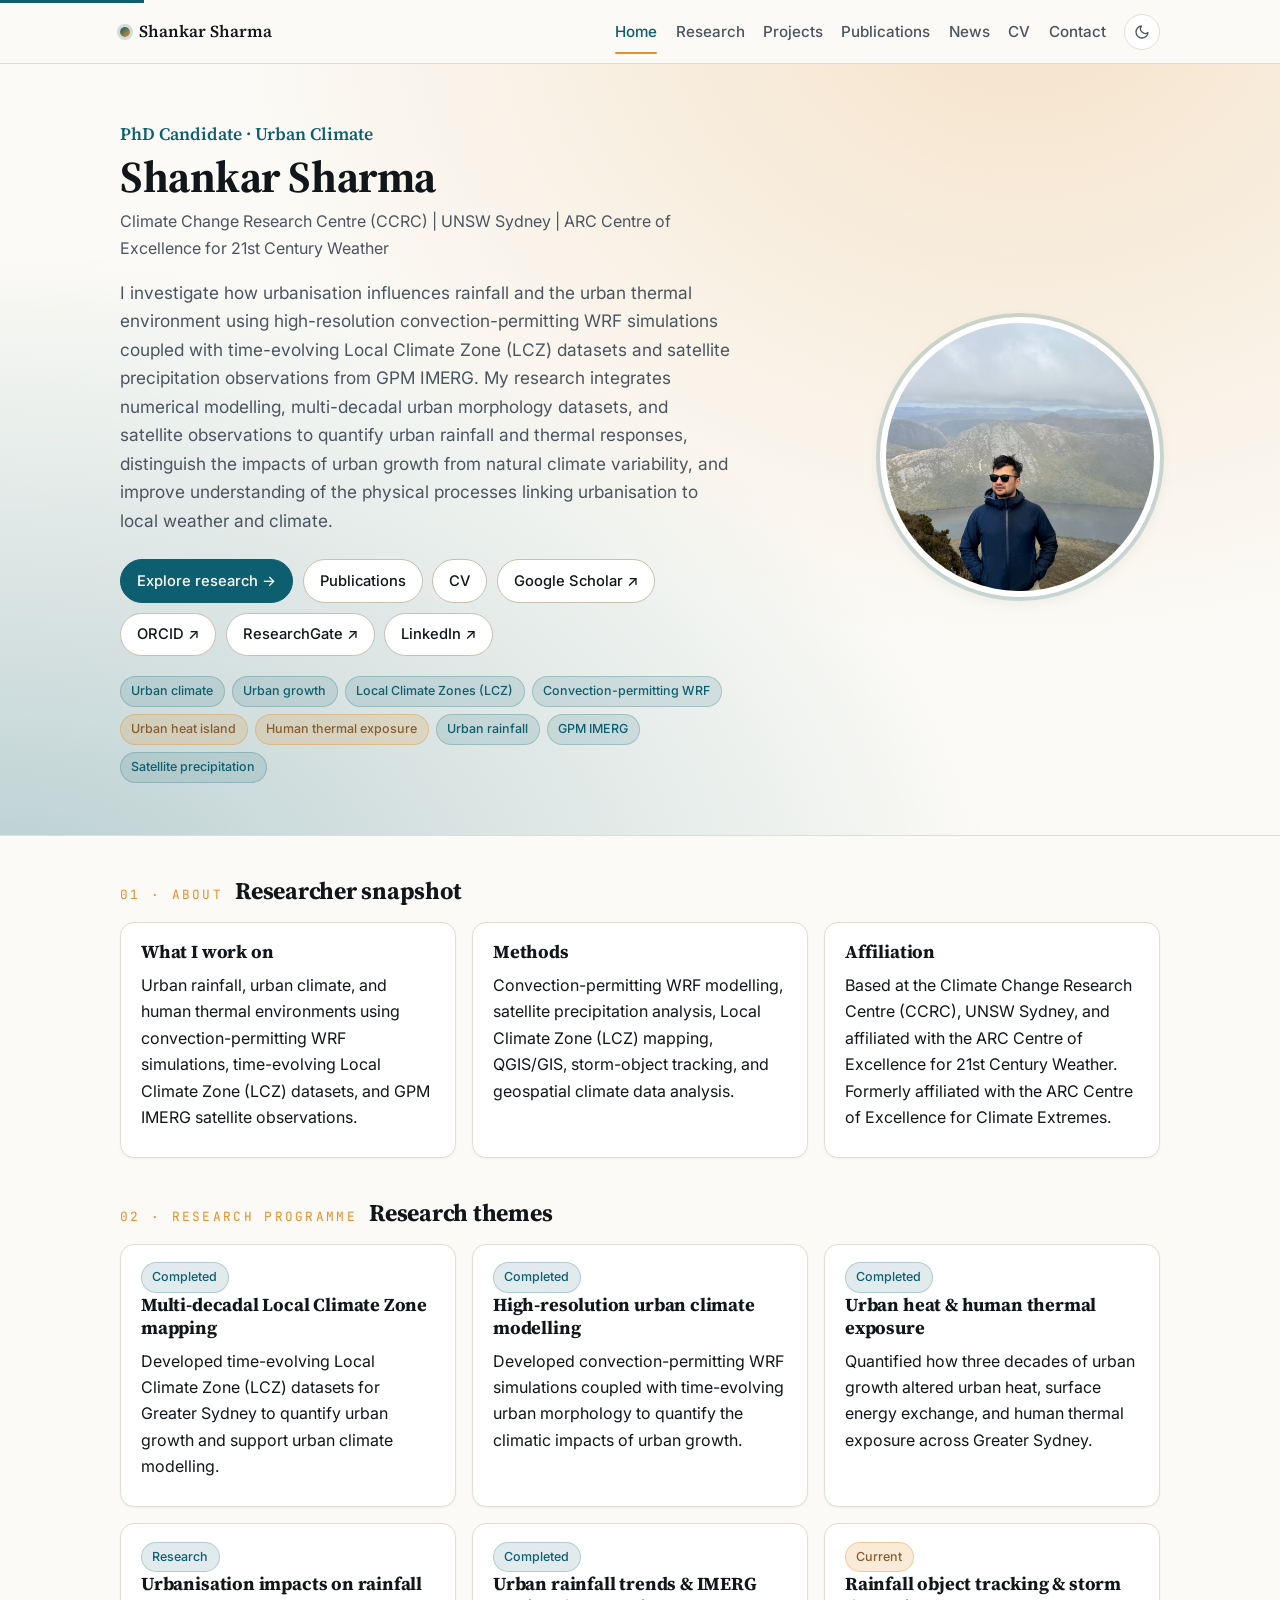
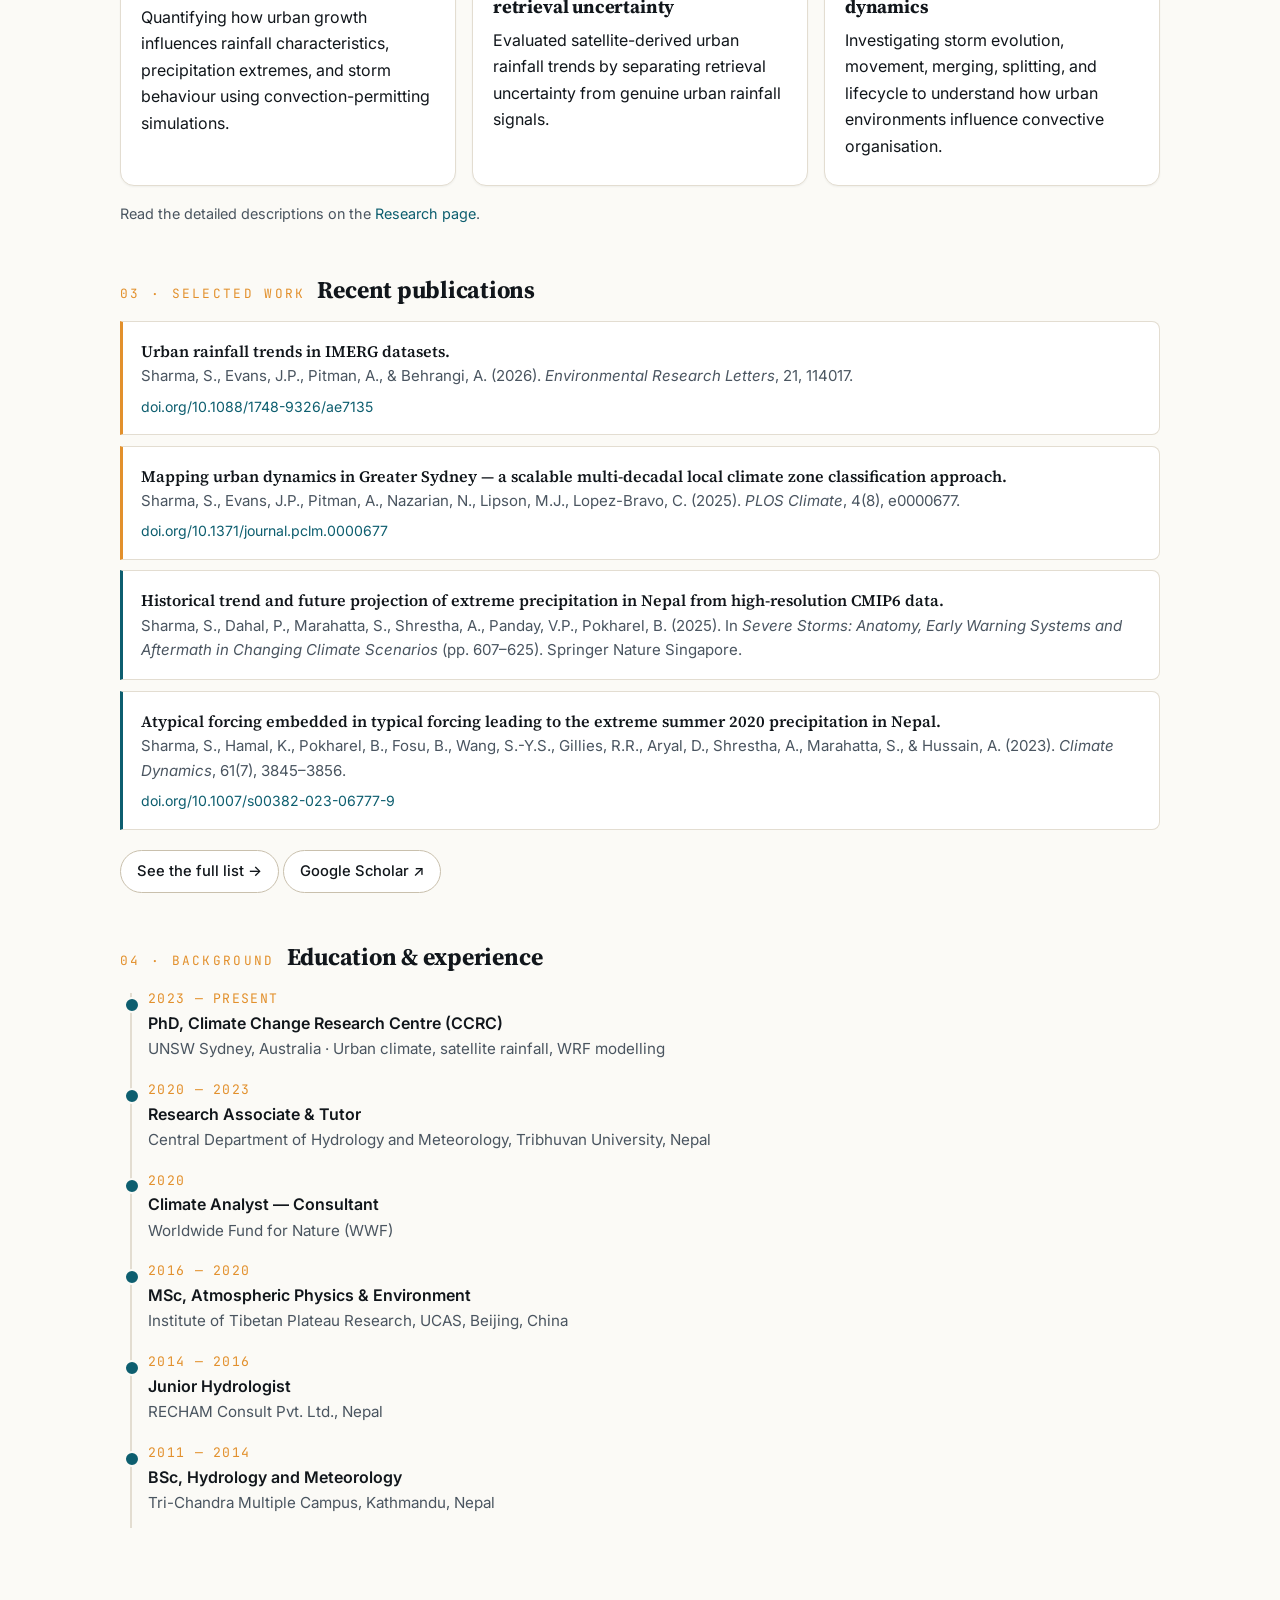
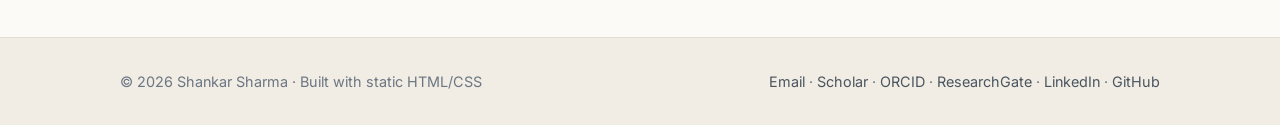
<file: index.html>
<!doctype html>
<html lang="en">
<head>
  <meta charset="utf-8">
  <meta name="viewport" content="width=device-width, initial-scale=1">
  <meta name="google-site-verification" content="ibqvgj7h6oRfpF4AkjQGMNvuiQvz-KRvmb2Agyx1RgA">
  <title>Shankar Sharma — Urban Climate &amp; Satellite Precipitation Research</title>
  <meta name="description" content="Shankar Sharma — PhD candidate at the Climate Change Research Centre (CCRC), UNSW Sydney. Research on urban climate, satellite precipitation, convection-permitting WRF modelling, and Local Climate Zone datasets.">
  <meta name="author" content="Shankar Sharma">
  <link rel="canonical" href="https://ss0293.github.io/shankar_academic_website/">

  <!-- Open Graph / social -->
  <meta property="og:type" content="profile">
  <meta property="og:title" content="Shankar Sharma — Urban Climate &amp; Satellite Precipitation Research">
  <meta property="og:description" content="PhD candidate at CCRC, UNSW Sydney. Urban climate, satellite rainfall (GPM IMERG), and convection-permitting WRF modelling.">
  <meta property="og:locale" content="en_AU">
  <meta name="twitter:card" content="summary">

  <link rel="icon" type="image/svg+xml" href="assets/favicon.svg">
  <link rel="preconnect" href="https://fonts.googleapis.com">
  <link rel="preconnect" href="https://fonts.gstatic.com" crossorigin>
  <link href="https://fonts.googleapis.com/css2?family=Inter:wght@400;500;600&family=Source+Serif+4:wght@400;600;700&family=JetBrains+Mono:wght@400;500&display=swap" rel="stylesheet">
  <link rel="stylesheet" href="assets/css/style.css">
  <script src="assets/js/main.js"></script>
</head>
<body>
<a class="skip-link" href="#main">Skip to content</a>

<header class="site-header">
  <nav class="nav" aria-label="Primary">
    <a class="brand" href="index.html"><span class="brand-dot" aria-hidden="true"></span> Shankar Sharma</a>
    <div class="nav-links">
      <a href="index.html">Home</a>
      <a href="research.html">Research</a>
      <a href="projects.html">Projects</a>
      <a href="publications.html">Publications</a>
      <a href="news.html">News</a>
      <a href="cv.html">CV</a>
      <a href="contact.html">Contact</a>
      <button class="theme-toggle" data-theme-toggle aria-label="Toggle theme"></button>
    </div>
  </nav>
</header>

<main id="main">

<!-- ===== Hero ===== -->
<section class="hero">
  <div class="container hero-grid">
    <div>
      <p class="role">PhD Candidate · Urban Climate</p>
      <h1>Shankar Sharma</h1>
      <p class="affil">Climate Change Research Centre (CCRC) | UNSW Sydney | ARC Centre of Excellence for 21st Century Weather</p>
      <p class="lede">
        I investigate how urbanisation influences rainfall and the urban thermal environment using high-resolution convection-permitting WRF simulations 
        coupled with time-evolving Local Climate Zone (LCZ) datasets and satellite precipitation observations from GPM IMERG. 
        My research integrates numerical modelling, multi-decadal urban morphology datasets, and satellite observations to quantify urban rainfall and 
        thermal responses, distinguish the impacts of urban growth from natural climate variability, and improve understanding of the physical 
        processes linking urbanisation to local weather and climate.
      </p>
      <div class="btn-row">
        <a class="btn btn-primary" href="research.html">Explore research →</a>
        <a class="btn" href="publications.html">Publications</a>
        <a class="btn" href="cv.html">CV</a>
        <a class="btn" href="https://scholar.google.com/citations?user=gjTxjbgAAAAJ&amp;hl=en" rel="noopener">Google Scholar ↗</a>
        <a class="btn" href="https://orcid.org/0000-0001-7008-5757" rel="noopener">ORCID ↗</a>
        <a class="btn" href="https://www.researchgate.net/profile/Shankar-Sharma-3" rel="noopener">ResearchGate ↗</a>
        <a class="btn" href="https://www.linkedin.com/in/shankar-sharma-9236bb105/" rel="noopener">LinkedIn ↗</a>
      </div>
      <div class="chip-row" style="margin-top:1.25rem">
          <span class="chip">Urban climate</span>
          <span class="chip">Urban growth</span>
          <span class="chip">Local Climate Zones (LCZ)</span>
          <span class="chip">Convection-permitting WRF</span>
          <span class="chip amber">Urban heat island</span>
          <span class="chip amber">Human thermal exposure</span>
          <span class="chip">Urban rainfall</span>
          <span class="chip">GPM IMERG</span>
          <span class="chip">Satellite precipitation</span>
      </div>
    </div>
    <figure class="hero-portrait-wrap">
      <img class="hero-portrait-img"
           src="assets/img/portrait.jpg"
           alt="Portrait of Shankar Sharma in Cradle Mountain–Lake St Clair National Park, Tasmania"
           onerror="this.style.display='none'; this.nextElementSibling.style.display='grid';"
           width="350" height="350" loading="eager" decoding="async">
      <div class="hero-portrait" style="display:none" aria-hidden="true">SS</div>
    </figure>
  </div>
</section>

<!-- ===== About / quick facts ===== -->
<section class="section">
  <div class="container">
    <div class="section-title">
      <span class="kicker">01 · About</span>
      <h2>Researcher snapshot</h2>
    </div>

    <div class="grid">

      <div class="card">
        <h3>What I work on</h3>
        <p>Urban rainfall, urban climate, and human thermal environments using convection-permitting WRF simulations, time-evolving Local Climate Zone (LCZ) datasets, and GPM IMERG satellite observations.</p>
      </div>

      <div class="card">
        <h3>Methods</h3>
        <p>Convection-permitting WRF modelling, satellite precipitation analysis, Local Climate Zone (LCZ) mapping, QGIS/GIS, storm-object tracking, and geospatial climate data analysis.</p>
      </div>

      <div class="card">
        <h3>Affiliation</h3>
        <p>Based at the Climate Change Research Centre (CCRC), UNSW Sydney, and affiliated with the ARC Centre of Excellence for 21st Century Weather. Formerly affiliated with the ARC Centre of Excellence for Climate Extremes.</p>
      </div>

    </div>
  </div>
</section>
  
<!-- ===== Research themes ===== -->
<!-- ===== Research programme ===== -->
<section class="section">
  <div class="container">
    <div class="section-title">
      <span class="kicker">02 · Research programme</span>
      <h2>Research themes</h2>
    </div>

    <div class="grid">

      <div class="card">
        <span class="chip">Completed</span>
        <h3>Multi-decadal Local Climate Zone mapping</h3>
        <p>Developed time-evolving Local Climate Zone (LCZ) datasets for Greater Sydney to quantify urban growth and support urban climate modelling.</p>
      </div>

      <div class="card">
        <span class="chip">Completed</span>
        <h3>High-resolution urban climate modelling</h3>
        <p>Developed convection-permitting WRF simulations coupled with time-evolving urban morphology to quantify the climatic impacts of urban growth.</p>
      </div>

      <div class="card">
        <span class="chip">Completed</span>
        <h3>Urban heat &amp; human thermal exposure</h3>
        <p>Quantified how three decades of urban growth altered urban heat, surface energy exchange, and human thermal exposure across Greater Sydney.</p>
      </div>

      <div class="card">
        <span class="chip">Research</span>
        <h3>Urbanisation impacts on rainfall</h3>
        <p>Quantifying how urban growth influences rainfall characteristics, precipitation extremes, and storm behaviour using convection-permitting simulations.</p>
      </div>

      <div class="card">
        <span class="chip">Completed</span>
        <h3>Urban rainfall trends &amp; IMERG retrieval uncertainty</h3>
        <p>Evaluated satellite-derived urban rainfall trends by separating retrieval uncertainty from genuine urban rainfall signals.</p>
      </div>

      <div class="card">
        <span class="chip amber">Current</span>
        <h3>Rainfall object tracking &amp; storm dynamics</h3>
        <p>Investigating storm evolution, movement, merging, splitting, and lifecycle to understand how urban environments influence convective organisation.</p>
      </div>
      
    </div>
    
    <p class="small" style="margin-top:1rem">
      Read the detailed descriptions on the <a href="research.html">Research page</a>.
    </p>
  </div>
</section>

<!-- ===== Selected publications ===== -->
<section class="section">
  <div class="container">
    <div class="section-title">
      <span class="kicker">03 · Selected work</span>
      <h2>Recent publications</h2>
    </div>
    
    <div class="pub featured">
      <div class="pub-title">Urban rainfall trends in IMERG datasets.</div>
      <div class="pub-venue">Sharma, S., Evans, J.P., Pitman, A., & Behrangi, A. (2026). <em>Environmental Research Letters</em>, 21, 114017.</div>
      <div class="pub-meta"><a href="https://doi.org/10.1088/1748-9326/ae7135" rel="noopener">doi.org/10.1088/1748-9326/ae7135</a></div>
    </div>
    
    <div class="pub featured">
      <div class="pub-title">Mapping urban dynamics in Greater Sydney — a scalable multi-decadal local climate zone classification approach.</div>
      <div class="pub-venue">Sharma, S., Evans, J.P., Pitman, A., Nazarian, N., Lipson, M.J., Lopez-Bravo, C. (2025). <em>PLOS Climate</em>, 4(8), e0000677.</div>
      <div class="pub-meta"><a href="https://doi.org/10.1371/journal.pclm.0000677" rel="noopener">doi.org/10.1371/journal.pclm.0000677</a></div>
    </div>

    <div class="pub">
      <div class="pub-title">Historical trend and future projection of extreme precipitation in Nepal from high-resolution CMIP6 data.</div>
      <div class="pub-venue">Sharma, S., Dahal, P., Marahatta, S., Shrestha, A., Panday, V.P., Pokharel, B. (2025). In <em>Severe Storms: Anatomy, Early Warning Systems and Aftermath in Changing Climate Scenarios</em> (pp. 607–625). Springer Nature Singapore.</div>
    </div>

    <div class="pub">
      <div class="pub-title">Atypical forcing embedded in typical forcing leading to the extreme summer 2020 precipitation in Nepal.</div>
      <div class="pub-venue">Sharma, S., Hamal, K., Pokharel, B., Fosu, B., Wang, S.-Y.S., Gillies, R.R., Aryal, D., Shrestha, A., Marahatta, S., &amp; Hussain, A. (2023). <em>Climate Dynamics</em>, 61(7), 3845–3856.</div>
      <div class="pub-meta"><a href="https://doi.org/10.1007/s00382-023-06777-9" rel="noopener">doi.org/10.1007/s00382-023-06777-9</a></div>
    </div>

    <p style="margin-top:1.25rem">
      <a class="btn" href="publications.html">See the full list →</a>
      <a class="btn" href="https://scholar.google.com/citations?user=gjTxjbgAAAAJ&amp;hl=en" rel="noopener">Google Scholar ↗</a>
    </p>
  </div>
</section>

<!-- ===== Timeline ===== -->
<section class="section">
  <div class="container">
    <div class="section-title">
      <span class="kicker">04 · Background</span>
      <h2>Education &amp; experience</h2>
    </div>
    <div class="timeline">
      <div class="timeline-item">
        <div class="when">2023 — present</div>
        <div class="what">PhD, Climate Change Research Centre (CCRC)</div>
        <div class="where">UNSW Sydney, Australia · Urban climate, satellite rainfall, WRF modelling</div>
      </div>
      <div class="timeline-item">
        <div class="when">2020 — 2023</div>
        <div class="what">Research Associate &amp; Tutor</div>
        <div class="where">Central Department of Hydrology and Meteorology, Tribhuvan University, Nepal</div>
      </div>
      <div class="timeline-item">
        <div class="when">2020</div>
        <div class="what">Climate Analyst — Consultant</div>
        <div class="where">Worldwide Fund for Nature (WWF)</div>
      </div>
      <div class="timeline-item">
        <div class="when">2016 — 2020</div>
        <div class="what">MSc, Atmospheric Physics &amp; Environment</div>
        <div class="where">Institute of Tibetan Plateau Research, UCAS, Beijing, China</div>
      </div>
      <div class="timeline-item">
        <div class="when">2014 — 2016</div>
        <div class="what">Junior Hydrologist</div>
        <div class="where">RECHAM Consult Pvt. Ltd., Nepal</div>
      </div>
      <div class="timeline-item">
        <div class="when">2011 — 2014</div>
        <div class="what">BSc, Hydrology and Meteorology</div>
        <div class="where">Tri-Chandra Multiple Campus, Kathmandu, Nepal</div>
      </div>
    </div>
  </div>
</section>

</main>

<footer class="site-footer">
  <div class="container">
    <div>© <span id="y">2026</span> Shankar Sharma · Built with static HTML/CSS</div>
    <div>
      <a href="mailto:shankar.sharma@unsw.edu.au">Email</a> ·
      <a href="https://scholar.google.com/citations?user=gjTxjbgAAAAJ&amp;hl=en" rel="noopener">Scholar</a> ·
      <a href="https://orcid.org/0000-0001-7008-5757" rel="noopener">ORCID</a> ·
      <a href="https://www.researchgate.net/profile/Shankar-Sharma-3" rel="noopener">ResearchGate</a> ·
      <a href="https://www.linkedin.com/in/shankar-sharma-9236bb105/" rel="noopener">LinkedIn</a> ·
      <a href="https://github.com/ss0293" rel="noopener">GitHub</a>
    </div>
  </div>
</footer>

<script>document.getElementById('y').textContent = new Date().getFullYear();</script>
</body>
</html>
</file>
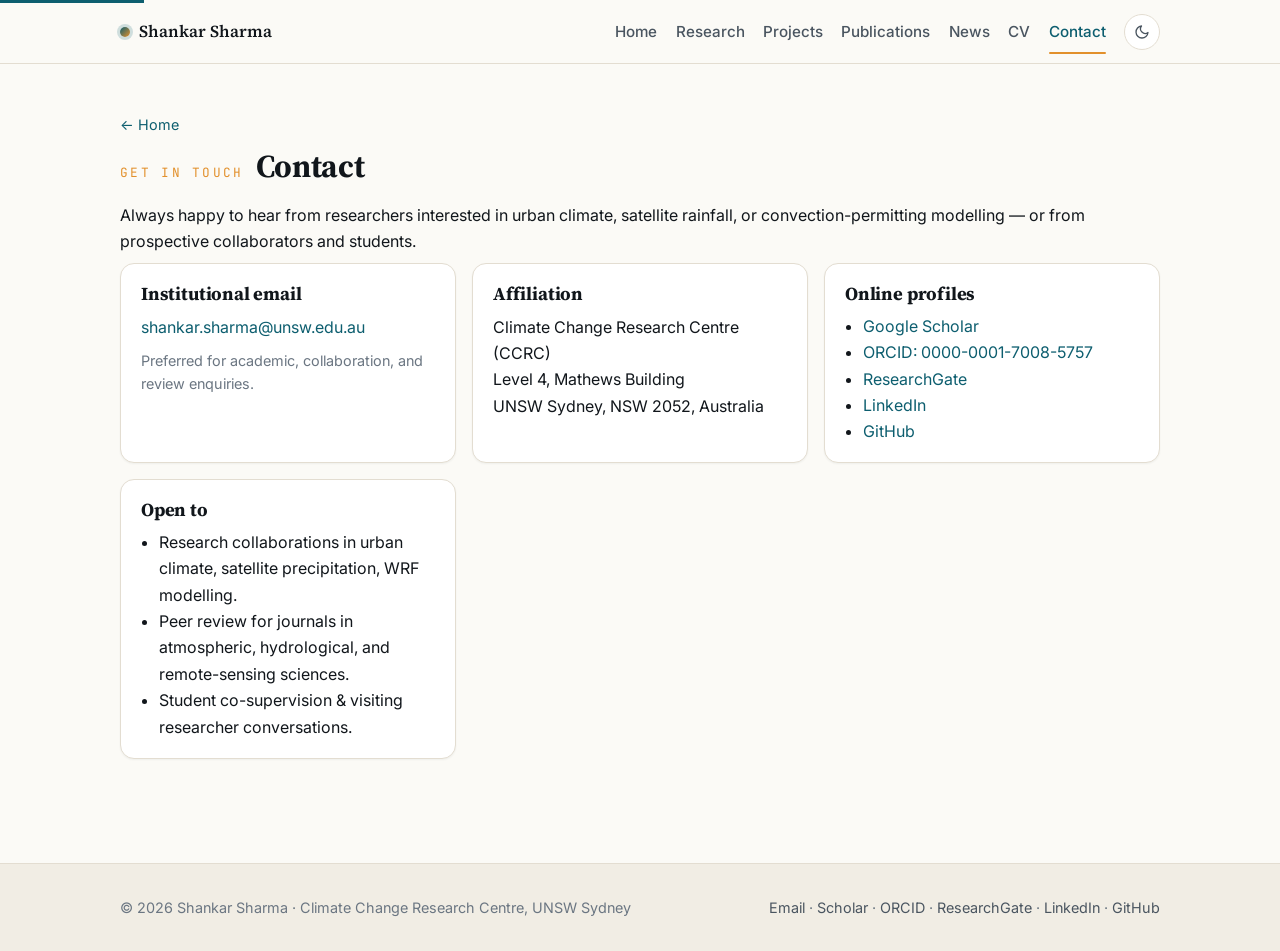
<file: contact.html>
<!doctype html>
<html lang="en">
<head>
  <meta charset="utf-8">
  <meta name="viewport" content="width=device-width, initial-scale=1">
  <meta name="google-site-verification" content="ibqvgj7h6oRfpF4AkjQGMNvuiQvz-KRvmb2Agyx1RgA">
  <title>Contact · Shankar Sharma</title>
  <meta name="description" content="Contact Shankar Sharma — PhD Candidate, Climate Change Research Centre, UNSW Sydney.">
  <link rel="icon" type="image/svg+xml" href="assets/favicon.svg">
  <link rel="preconnect" href="https://fonts.googleapis.com">
  <link rel="preconnect" href="https://fonts.gstatic.com" crossorigin>
  <link href="https://fonts.googleapis.com/css2?family=Inter:wght@400;500;600&family=Source+Serif+4:wght@400;600;700&family=JetBrains+Mono:wght@400;500&display=swap" rel="stylesheet">
  <link rel="stylesheet" href="assets/css/style.css">
  <script src="assets/js/main.js"></script>
</head>
<body>
<a class="skip-link" href="#main">Skip to content</a>
<header class="site-header">
  <nav class="nav" aria-label="Primary">
    <a class="brand" href="index.html"><span class="brand-dot" aria-hidden="true"></span> Shankar Sharma</a>
    <div class="nav-links">
      <a href="index.html">Home</a>
      <a href="research.html">Research</a>
      <a href="projects.html">Projects</a>
      <a href="publications.html">Publications</a>
      <a href="news.html">News</a>
      <a href="cv.html">CV</a>
      <a href="contact.html">Contact</a>
      <button class="theme-toggle" data-theme-toggle aria-label="Toggle theme"></button>
    </div>
  </nav>
</header>

<main id="main">
<section class="section">
  <div class="container">
    <p class="small"><a href="index.html">← Home</a></p>
    <div class="section-title">
      <span class="kicker">Get in touch</span>
      <h2 style="font-size:2rem">Contact</h2>
    </div>
    <p class="lede">Always happy to hear from researchers interested in urban climate, satellite rainfall, or convection-permitting modelling — or from prospective collaborators and students.</p>

    <div class="grid">
      <div class="card">
        <h3>Institutional email</h3>
        <p><a href="mailto:shankar.sharma@unsw.edu.au">shankar.sharma@unsw.edu.au</a></p>
        <p class="small muted">Preferred for academic, collaboration, and review enquiries.</p>
      </div>

      <div class="card">
        <h3>Affiliation</h3>
        <p>Climate Change Research Centre (CCRC)<br>
           Level 4, Mathews Building<br>
           UNSW Sydney, NSW 2052, Australia</p>
      </div>

      <div class="card">
        <h3>Online profiles</h3>
        <ul style="margin:0;padding-left:1.1rem">
          <li><a href="https://scholar.google.com/citations?user=gjTxjbgAAAAJ&amp;hl=en" rel="noopener">Google Scholar</a></li>
          <li><a href="https://orcid.org/0000-0001-7008-5757" rel="noopener">ORCID: 0000-0001-7008-5757</a></li>
          <li><a href="https://www.researchgate.net/profile/Shankar-Sharma-3" rel="noopener">ResearchGate</a></li>
          <li><a href="https://www.linkedin.com/in/shankar-sharma-9236bb105/" rel="noopener">LinkedIn</a></li>
          <li><a href="https://github.com/ss0293" rel="noopener">GitHub</a></li>
        </ul>
      </div>

      <div class="card">
        <h3>Open to</h3>
        <ul style="margin:0;padding-left:1.1rem">
          <li>Research collaborations in urban climate, satellite precipitation, WRF modelling.</li>
          <li>Peer review for journals in atmospheric, hydrological, and remote-sensing sciences.</li>
          <li>Student co-supervision &amp; visiting researcher conversations.</li>
        </ul>
      </div>
    </div>
  </div>
</section>
</main>

<footer class="site-footer">
  <div class="container">
    <div>© <span id="y">2026</span> Shankar Sharma · Climate Change Research Centre, UNSW Sydney</div>
    <div>
      <a href="mailto:shankar.sharma@unsw.edu.au">Email</a> ·
      <a href="https://scholar.google.com/citations?user=gjTxjbgAAAAJ&amp;hl=en" rel="noopener">Scholar</a> ·
      <a href="https://orcid.org/0000-0001-7008-5757" rel="noopener">ORCID</a> ·
      <a href="https://www.researchgate.net/profile/Shankar-Sharma-3" rel="noopener">ResearchGate</a> ·
      <a href="https://www.linkedin.com/in/shankar-sharma-9236bb105/" rel="noopener">LinkedIn</a> ·
      <a href="https://github.com/ss0293" rel="noopener">GitHub</a>
    </div>
  </div>
</footer>
<script>document.getElementById('y').textContent = new Date().getFullYear();</script>
</body>
</html>
</file>
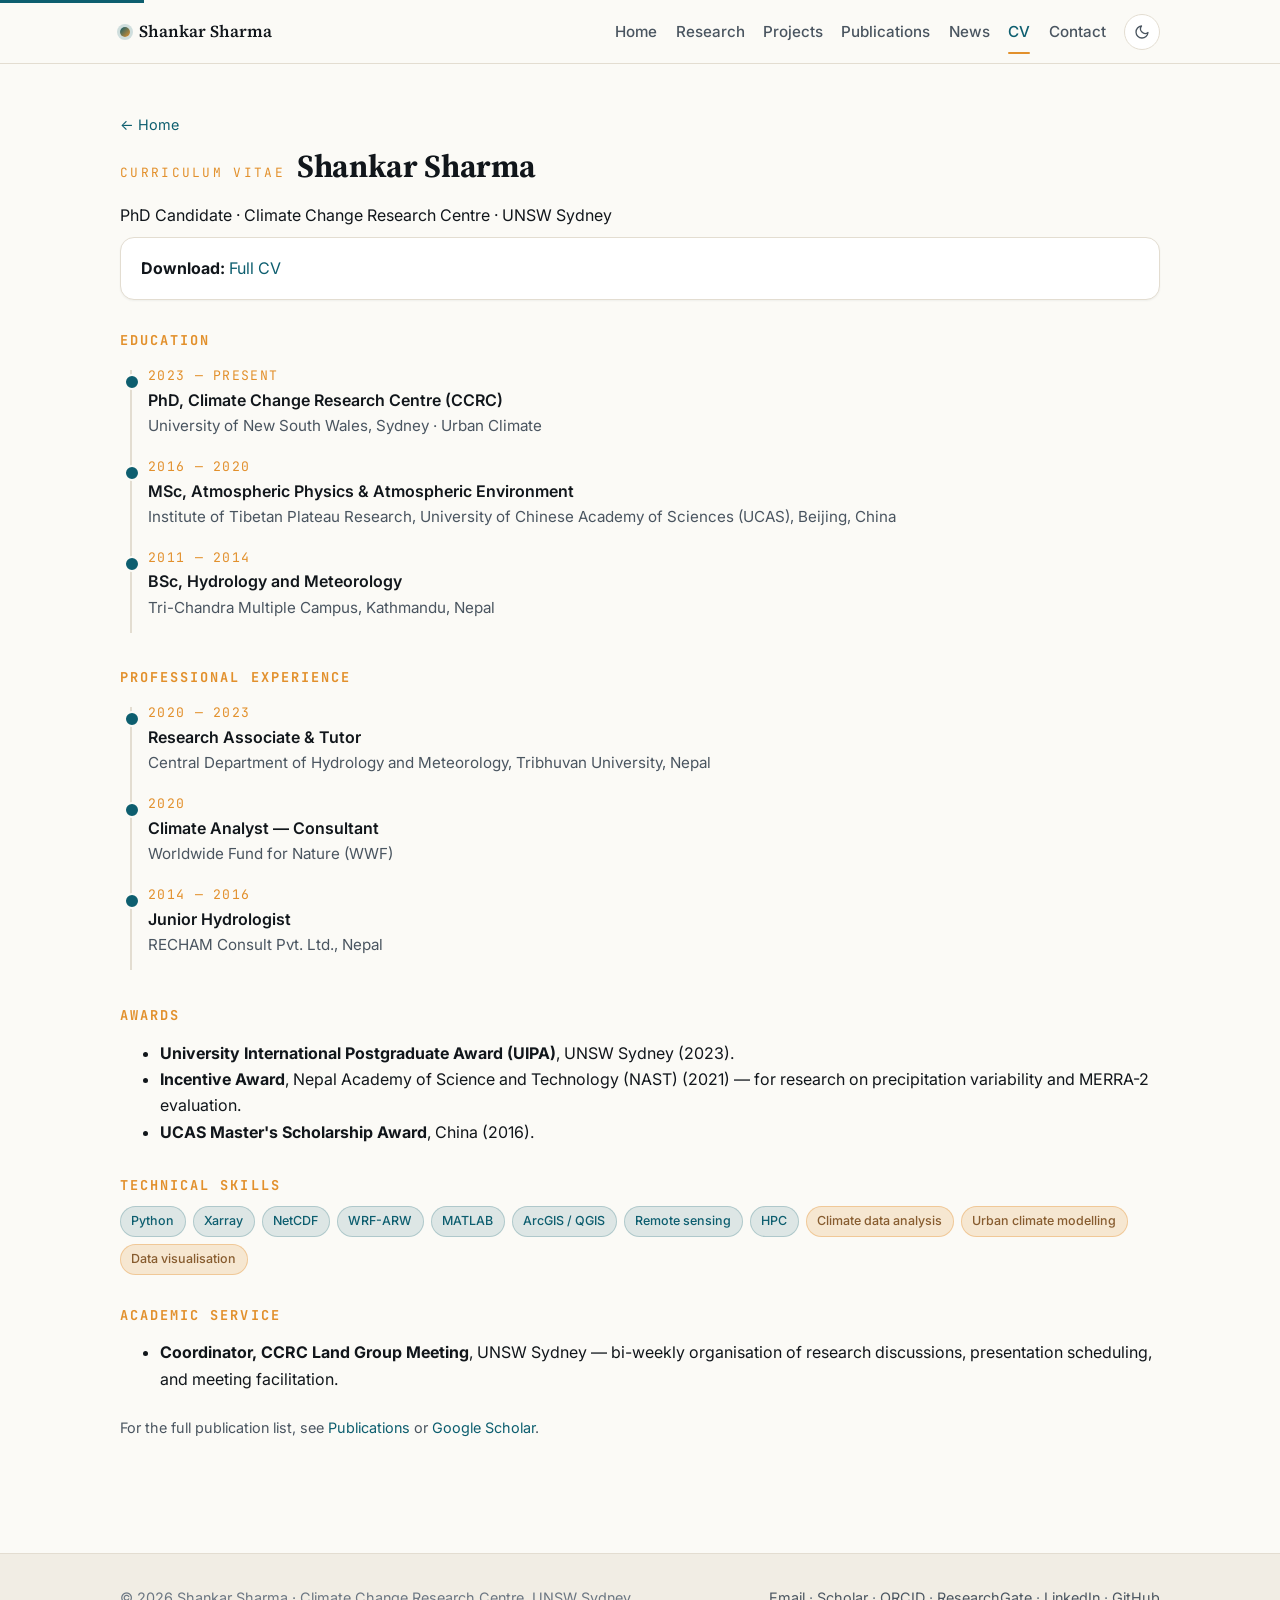
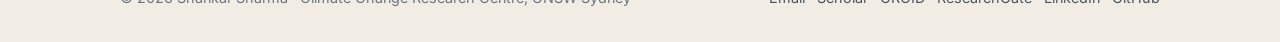
<file: cv.html>
<!doctype html>
<html lang="en">
<head>
  <meta charset="utf-8">
  <meta name="viewport" content="width=device-width, initial-scale=1">
  <meta name="google-site-verification" content="ibqvgj7h6oRfpF4AkjQGMNvuiQvz-KRvmb2Agyx1RgA">
  <title>CV · Shankar Sharma</title>
  <meta name="description" content="Curriculum Vitae of Shankar Sharma — PhD Candidate, Climate Change Research Centre, UNSW Sydney.">
  <link rel="icon" type="image/svg+xml" href="assets/favicon.svg">
  <link rel="preconnect" href="https://fonts.googleapis.com">
  <link rel="preconnect" href="https://fonts.gstatic.com" crossorigin>
  <link href="https://fonts.googleapis.com/css2?family=Inter:wght@400;500;600&family=Source+Serif+4:wght@400;600;700&family=JetBrains+Mono:wght@400;500&display=swap" rel="stylesheet">
  <link rel="stylesheet" href="assets/css/style.css">
  <script src="assets/js/main.js"></script>
</head>
<body>
<a class="skip-link" href="#main">Skip to content</a>
<header class="site-header">
  <nav class="nav" aria-label="Primary">
    <a class="brand" href="index.html"><span class="brand-dot" aria-hidden="true"></span> Shankar Sharma</a>
    <div class="nav-links">
      <a href="index.html">Home</a>
      <a href="research.html">Research</a>
      <a href="projects.html">Projects</a>
      <a href="publications.html">Publications</a>
      <a href="news.html">News</a>
      <a href="cv.html">CV</a>
      <a href="contact.html">Contact</a>
      <button class="theme-toggle" data-theme-toggle aria-label="Toggle theme"></button>
    </div>
  </nav>
</header>

<main id="main">
<section class="section">
  <div class="container">
    <p class="small"><a href="index.html">← Home</a></p>
    <div class="section-title">
      <span class="kicker">Curriculum Vitae</span>
      <h2 style="font-size:2rem">Shankar Sharma</h2>
    </div>
    <p class="lede">PhD Candidate · Climate Change Research Centre · UNSW Sydney</p>

    <div class="card">
      <p style="margin:0"><strong>Download:</strong>
        <a href="Shankar_Sharma_CV.pdf">Full CV</a>
      </p>
    </div>

    <h3 class="year-heading">Education</h3>
    <div class="timeline">
      <div class="timeline-item">
        <div class="when">2023 — present</div>
        <div class="what">PhD, Climate Change Research Centre (CCRC)</div>
        <div class="where">University of New South Wales, Sydney · Urban Climate</div>
      </div>
      <div class="timeline-item">
        <div class="when">2016 — 2020</div>
        <div class="what">MSc, Atmospheric Physics &amp; Atmospheric Environment</div>
        <div class="where">Institute of Tibetan Plateau Research, University of Chinese Academy of Sciences (UCAS), Beijing, China</div>
      </div>
      <div class="timeline-item">
        <div class="when">2011 — 2014</div>
        <div class="what">BSc, Hydrology and Meteorology</div>
        <div class="where">Tri-Chandra Multiple Campus, Kathmandu, Nepal</div>
      </div>
    </div>

    <h3 class="year-heading">Professional experience</h3>
    <div class="timeline">
      <div class="timeline-item">
        <div class="when">2020 — 2023</div>
        <div class="what">Research Associate &amp; Tutor</div>
        <div class="where">Central Department of Hydrology and Meteorology, Tribhuvan University, Nepal</div>
      </div>
      <div class="timeline-item">
        <div class="when">2020</div>
        <div class="what">Climate Analyst — Consultant</div>
        <div class="where">Worldwide Fund for Nature (WWF)</div>
      </div>
      <div class="timeline-item">
        <div class="when">2014 — 2016</div>
        <div class="what">Junior Hydrologist</div>
        <div class="where">RECHAM Consult Pvt. Ltd., Nepal</div>
      </div>
    </div>

    <h3 class="year-heading">Awards</h3>
    <ul>
      <li><strong>University International Postgraduate Award (UIPA)</strong>, UNSW Sydney (2023).</li>
      <li><strong>Incentive Award</strong>, Nepal Academy of Science and Technology (NAST) (2021) — for research on precipitation variability and MERRA-2 evaluation.</li>
      <li><strong>UCAS Master's Scholarship Award</strong>, China (2016).</li>
    </ul>

    <h3 class="year-heading">Technical skills</h3>
    <div class="chip-row">
      <span class="chip">Python</span>
      <span class="chip">Xarray</span>
      <span class="chip">NetCDF</span>
      <span class="chip">WRF-ARW</span>
      <span class="chip">MATLAB</span>
      <span class="chip">ArcGIS / QGIS</span>
      <span class="chip">Remote sensing</span>
      <span class="chip">HPC</span>
      <span class="chip amber">Climate data analysis</span>
      <span class="chip amber">Urban climate modelling</span>
      <span class="chip amber">Data visualisation</span>
    </div>

    <h3 class="year-heading">Academic service</h3>
    <ul>
      <li><strong>Coordinator, CCRC Land Group Meeting</strong>, UNSW Sydney — bi-weekly organisation of research discussions, presentation scheduling, and meeting facilitation.</li>
    </ul>

    <p class="small" style="margin-top:1.5rem">For the full publication list, see <a href="publications.html">Publications</a> or <a href="https://scholar.google.com/citations?user=gjTxjbgAAAAJ&amp;hl=en" rel="noopener">Google Scholar</a>.</p>
  </div>
</section>
</main>

<footer class="site-footer">
  <div class="container">
    <div>© <span id="y">2026</span> Shankar Sharma · Climate Change Research Centre, UNSW Sydney</div>
    <div>
      <a href="mailto:shankar.sharma@unsw.edu.au">Email</a> ·
      <a href="https://scholar.google.com/citations?user=gjTxjbgAAAAJ&amp;hl=en" rel="noopener">Scholar</a> ·
      <a href="https://orcid.org/0000-0001-7008-5757" rel="noopener">ORCID</a> ·
      <a href="https://www.researchgate.net/profile/Shankar-Sharma-3" rel="noopener">ResearchGate</a> ·
      <a href="https://www.linkedin.com/in/shankar-sharma-9236bb105/" rel="noopener">LinkedIn</a> ·
      <a href="https://github.com/ss0293" rel="noopener">GitHub</a>
    </div>
  </div>
</footer>
<script>document.getElementById('y').textContent = new Date().getFullYear();</script>
</body>
</html>
</file>
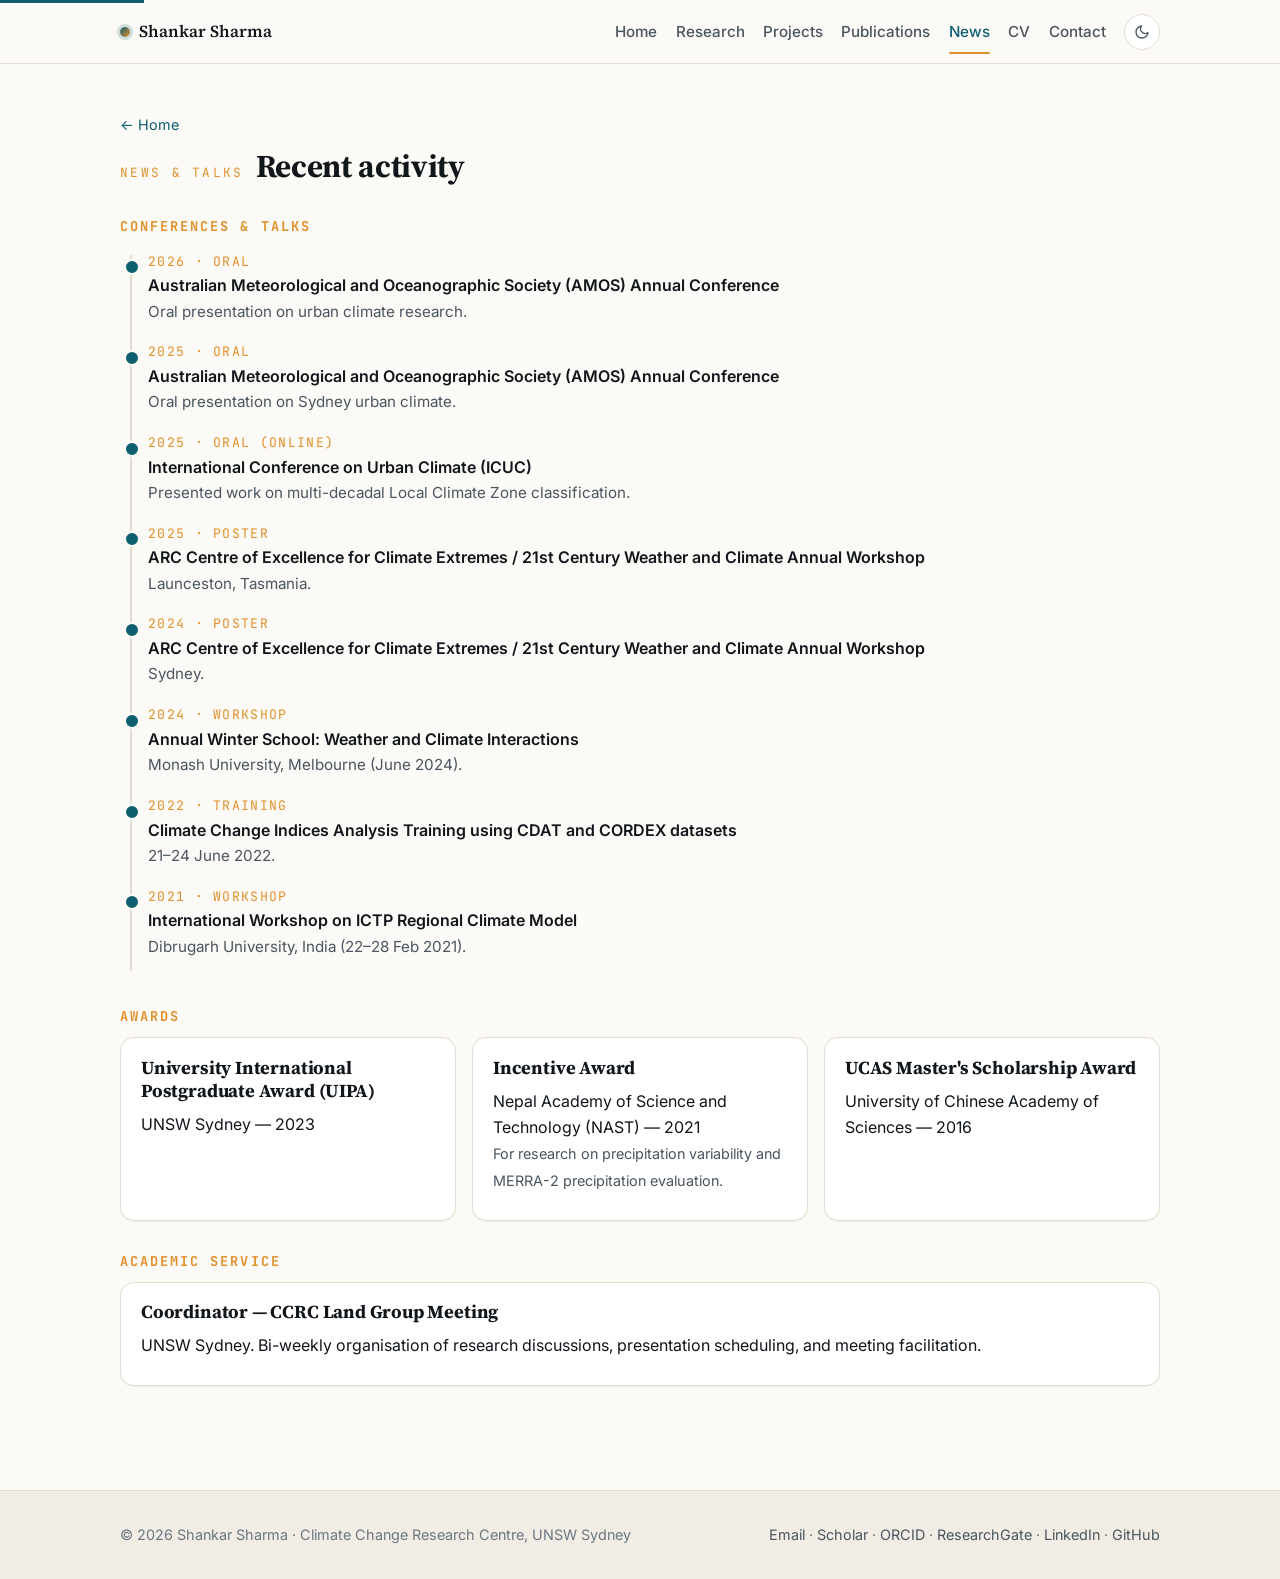
<file: news.html>
<!doctype html>
<html lang="en">
<head>
  <meta charset="utf-8">
  <meta name="viewport" content="width=device-width, initial-scale=1">
  <meta name="google-site-verification" content="ibqvgj7h6oRfpF4AkjQGMNvuiQvz-KRvmb2Agyx1RgA">
  <title>News &amp; Talks · Shankar Sharma</title>
  <meta name="description" content="Recent talks, conference presentations, and awards of Shankar Sharma, CCRC, UNSW Sydney.">
  <link rel="icon" type="image/svg+xml" href="assets/favicon.svg">
  <link rel="preconnect" href="https://fonts.googleapis.com">
  <link rel="preconnect" href="https://fonts.gstatic.com" crossorigin>
  <link href="https://fonts.googleapis.com/css2?family=Inter:wght@400;500;600&family=Source+Serif+4:wght@400;600;700&family=JetBrains+Mono:wght@400;500&display=swap" rel="stylesheet">
  <link rel="stylesheet" href="assets/css/style.css">
  <script src="assets/js/main.js"></script>
</head>
<body>
<a class="skip-link" href="#main">Skip to content</a>
<header class="site-header">
  <nav class="nav" aria-label="Primary">
    <a class="brand" href="index.html"><span class="brand-dot" aria-hidden="true"></span> Shankar Sharma</a>
    <div class="nav-links">
      <a href="index.html">Home</a>
      <a href="research.html">Research</a>
      <a href="projects.html">Projects</a>
      <a href="publications.html">Publications</a>
      <a href="news.html">News</a>
      <a href="cv.html">CV</a>
      <a href="contact.html">Contact</a>
      <button class="theme-toggle" data-theme-toggle aria-label="Toggle theme"></button>
    </div>
  </nav>
</header>

<main id="main">
<section class="section">
  <div class="container">
    <p class="small"><a href="index.html">← Home</a></p>
    <div class="section-title">
      <span class="kicker">News &amp; talks</span>
      <h2 style="font-size:2rem">Recent activity</h2>
    </div>

    <h3 class="year-heading">Conferences &amp; talks</h3>
    <div class="timeline">
      <div class="timeline-item">
        <div class="when">2026 · Oral</div>
        <div class="what">Australian Meteorological and Oceanographic Society (AMOS) Annual Conference</div>
        <div class="where">Oral presentation on urban climate research.</div>
      </div>
      <div class="timeline-item">
        <div class="when">2025 · Oral</div>
        <div class="what">Australian Meteorological and Oceanographic Society (AMOS) Annual Conference</div>
        <div class="where">Oral presentation on Sydney urban climate.</div>
      </div>
      <div class="timeline-item">
        <div class="when">2025 · Oral (online)</div>
        <div class="what">International Conference on Urban Climate (ICUC)</div>
        <div class="where">Presented work on multi-decadal Local Climate Zone classification.</div>
      </div>
      <div class="timeline-item">
        <div class="when">2025 · Poster</div>
        <div class="what">ARC Centre of Excellence for Climate Extremes / 21st Century Weather and Climate Annual Workshop</div>
        <div class="where">Launceston, Tasmania.</div>
      </div>
      <div class="timeline-item">
        <div class="when">2024 · Poster</div>
        <div class="what">ARC Centre of Excellence for Climate Extremes / 21st Century Weather and Climate Annual Workshop</div>
        <div class="where">Sydney.</div>
      </div>
      <div class="timeline-item">
        <div class="when">2024 · Workshop</div>
        <div class="what">Annual Winter School: Weather and Climate Interactions</div>
        <div class="where">Monash University, Melbourne (June 2024).</div>
      </div>
      <div class="timeline-item">
        <div class="when">2022 · Training</div>
        <div class="what">Climate Change Indices Analysis Training using CDAT and CORDEX datasets</div>
        <div class="where">21–24 June 2022.</div>
      </div>
      <div class="timeline-item">
        <div class="when">2021 · Workshop</div>
        <div class="what">International Workshop on ICTP Regional Climate Model</div>
        <div class="where">Dibrugarh University, India (22–28 Feb 2021).</div>
      </div>
    </div>

    <h3 class="year-heading">Awards</h3>
    <div class="grid">
      <div class="card">
        <h3>University International Postgraduate Award (UIPA)</h3>
        <p>UNSW Sydney — 2023</p>
      </div>
      <div class="card">
        <h3>Incentive Award</h3>
        <p>Nepal Academy of Science and Technology (NAST) — 2021<br><span class="small">For research on precipitation variability and MERRA-2 precipitation evaluation.</span></p>
      </div>
      <div class="card">
        <h3>UCAS Master's Scholarship Award</h3>
        <p>University of Chinese Academy of Sciences — 2016</p>
      </div>
    </div>

    <h3 class="year-heading">Academic service</h3>
    <div class="card">
      <h3>Coordinator — CCRC Land Group Meeting</h3>
      <p>UNSW Sydney. Bi-weekly organisation of research discussions, presentation scheduling, and meeting facilitation.</p>
    </div>
  </div>
</section>
</main>

<footer class="site-footer">
  <div class="container">
    <div>© <span id="y">2026</span> Shankar Sharma · Climate Change Research Centre, UNSW Sydney</div>
    <div>
      <a href="mailto:shankar.sharma@unsw.edu.au">Email</a> ·
      <a href="https://scholar.google.com/citations?user=gjTxjbgAAAAJ&amp;hl=en" rel="noopener">Scholar</a> ·
      <a href="https://orcid.org/0000-0001-7008-5757" rel="noopener">ORCID</a> ·
      <a href="https://www.researchgate.net/profile/Shankar-Sharma-3" rel="noopener">ResearchGate</a> ·
      <a href="https://www.linkedin.com/in/shankar-sharma-9236bb105/" rel="noopener">LinkedIn</a> ·
      <a href="https://github.com/ss0293" rel="noopener">GitHub</a>
    </div>
  </div>
</footer>
<script>document.getElementById('y').textContent = new Date().getFullYear();</script>
</body>
</html>
</file>
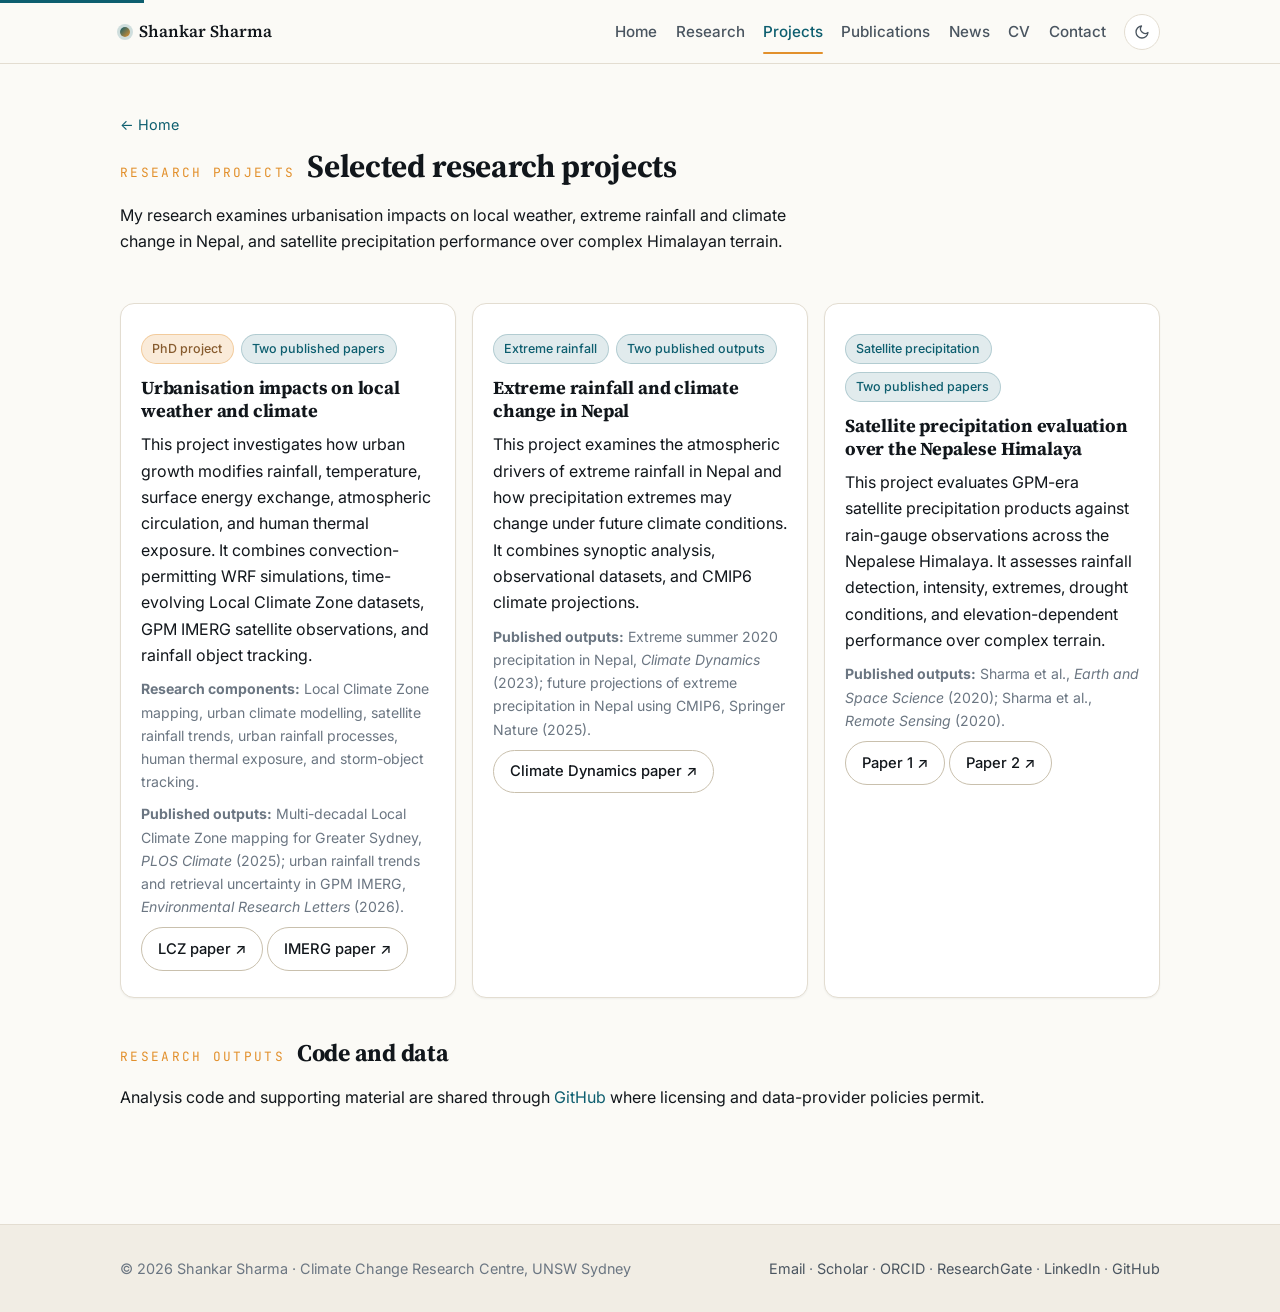
<file: projects.html>
<!doctype html>
<html lang="en">
<head>
  <meta charset="utf-8">
  <meta name="viewport" content="width=device-width, initial-scale=1">
  <meta name="google-site-verification" content="ibqvgj7h6oRfpF4AkjQGMNvuiQvz-KRvmb2Agyx1RgA">

  <title>Projects · Shankar Sharma</title>

  <meta
    name="description"
    content="Research projects of Shankar Sharma on urbanisation impacts on local weather, extreme rainfall in Nepal, and satellite precipitation evaluation over the Nepalese Himalaya."
  >

  <link rel="icon" type="image/svg+xml" href="assets/favicon.svg">
  <link rel="preconnect" href="https://fonts.googleapis.com">
  <link rel="preconnect" href="https://fonts.gstatic.com" crossorigin">

  <link
    href="https://fonts.googleapis.com/css2?family=Inter:wght@400;500;600&family=Source+Serif+4:wght@400;600;700&family=JetBrains+Mono:wght@400;500&display=swap"
    rel="stylesheet"
  >

  <link rel="stylesheet" href="assets/css/style.css">
  <script src="assets/js/main.js"></script>
</head>

<body>

<a class="skip-link" href="#main">Skip to content</a>

<header class="site-header">
  <nav class="nav" aria-label="Primary">

    <a class="brand" href="index.html">
      <span class="brand-dot" aria-hidden="true"></span>
      Shankar Sharma
    </a>

    <div class="nav-links">
      <a href="index.html">Home</a>
      <a href="research.html">Research</a>
      <a href="projects.html">Projects</a>
      <a href="publications.html">Publications</a>
      <a href="news.html">News</a>
      <a href="cv.html">CV</a>
      <a href="contact.html">Contact</a>
      <button class="theme-toggle" data-theme-toggle aria-label="Toggle theme"></button>
    </div>

  </nav>
</header>

<main id="main">

<!-- ===== Projects overview ===== -->
<section class="section">
  <div class="container">

    <p class="small">
      <a href="index.html">← Home</a>
    </p>

    <div class="section-title">
      <span class="kicker">Research projects</span>
      <h2 style="font-size:2rem">Selected research projects</h2>
    </div>

    <p class="lede" style="max-width:70ch">
      My research examines urbanisation impacts on local weather, extreme rainfall
      and climate change in Nepal, and satellite precipitation performance over
      complex Himalayan terrain.
    </p>

  </div>
</section>

<!-- ===== Main projects ===== -->
<section class="section">
  <div class="container">

    <div class="grid">

      <!-- ===== Project 01 ===== -->
      <article class="card">

        <div class="chip-row">
          <span class="chip amber">PhD project</span>
          <span class="chip">Two published papers</span>
        </div>

        <h3>Urbanisation impacts on local weather and climate</h3>

        <p>
          This project investigates how urban growth modifies rainfall, temperature,
          surface energy exchange, atmospheric circulation, and human thermal exposure.
          It combines convection-permitting WRF simulations, time-evolving Local Climate
          Zone datasets, GPM IMERG satellite observations, and rainfall object tracking.
        </p>

        <p class="meta">
          <strong>Research components:</strong> Local Climate Zone mapping, urban climate
          modelling, satellite rainfall trends, urban rainfall processes, human thermal
          exposure, and storm-object tracking.
        </p>

        <p class="meta">
          <strong>Published outputs:</strong> Multi-decadal Local Climate Zone mapping for
          Greater Sydney, <em>PLOS Climate</em> (2025); urban rainfall trends and retrieval
          uncertainty in GPM IMERG, <em>Environmental Research Letters</em> (2026).
        </p>

        <p>
          <a
            class="btn"
            href="https://doi.org/10.1371/journal.pclm.0000677"
            rel="noopener"
          >
            LCZ paper ↗
          </a>

          <a
            class="btn"
            href="https://iopscience.iop.org/article/10.1088/1748-9326/ae7135"
            rel="noopener"
          >
            IMERG paper ↗
          </a>
        </p>

      </article>

      <!-- ===== Project 02 ===== -->
      <article class="card">

        <div class="chip-row">
          <span class="chip">Extreme rainfall</span>
          <span class="chip">Two published outputs</span>
        </div>

        <h3>Extreme rainfall and climate change in Nepal</h3>

        <p>
          This project examines the atmospheric drivers of extreme rainfall in Nepal
          and how precipitation extremes may change under future climate conditions.
          It combines synoptic analysis, observational datasets, and CMIP6 climate
          projections.
        </p>

        <p class="meta">
          <strong>Published outputs:</strong> Extreme summer 2020 precipitation in Nepal,
          <em>Climate Dynamics</em> (2023); future projections of extreme precipitation
          in Nepal using CMIP6, Springer Nature (2025).
        </p>

        <p>
          <a
            class="btn"
            href="https://doi.org/10.1007/s00382-023-06777-9"
            rel="noopener"
          >
            Climate Dynamics paper ↗
          </a>
        </p>

      </article>

      <!-- ===== Project 03 ===== -->
      <article class="card">

        <div class="chip-row">
          <span class="chip">Satellite precipitation</span>
          <span class="chip">Two published papers</span>
        </div>

        <h3>Satellite precipitation evaluation over the Nepalese Himalaya</h3>

        <p>
          This project evaluates GPM-era satellite precipitation products against
          rain-gauge observations across the Nepalese Himalaya. It assesses rainfall
          detection, intensity, extremes, drought conditions, and elevation-dependent
          performance over complex terrain.
        </p>

        <p class="meta">
          <strong>Published outputs:</strong> Sharma et al.,
          <em>Earth and Space Science</em> (2020); Sharma et al.,
          <em>Remote Sensing</em> (2020).
        </p>

        <p>
          <a
            class="btn"
            href="https://doi.org/10.1029/2020EA001315"
            rel="noopener"
          >
            Paper 1 ↗
          </a>

          <a
            class="btn"
            href="https://doi.org/10.3390/rs12111836"
            rel="noopener"
          >
            Paper 2 ↗
          </a>
        </p>

      </article>

    </div>

  </div>
</section>

<!-- ===== Code and data ===== -->
<section class="section">
  <div class="container">

    <div class="section-title">
      <span class="kicker">Research outputs</span>
      <h2>Code and data</h2>
    </div>

    <p>
      Analysis code and supporting material are shared through
      <a href="https://github.com/ss0293" rel="noopener">GitHub</a>
      where licensing and data-provider policies permit.
    </p>

  </div>
</section>

</main>

<footer class="site-footer">
  <div class="container">

    <div>
      © <span id="y">2026</span> Shankar Sharma · Climate Change Research Centre, UNSW Sydney
    </div>

    <div>
      <a href="mailto:shankar.sharma@unsw.edu.au">Email</a> ·
      <a href="https://scholar.google.com/citations?user=gjTxjbgAAAAJ&amp;hl=en" rel="noopener">Scholar</a> ·
      <a href="https://orcid.org/0000-0001-7008-5757" rel="noopener">ORCID</a> ·
      <a href="https://www.researchgate.net/profile/Shankar-Sharma-3" rel="noopener">ResearchGate</a> ·
      <a href="https://www.linkedin.com/in/shankar-sharma-9236bb105/" rel="noopener">LinkedIn</a> ·
      <a href="https://github.com/ss0293" rel="noopener">GitHub</a>
    </div>

  </div>
</footer>

<script>
  document.getElementById("y").textContent = new Date().getFullYear();
</script>

</body>
</html>
</file>
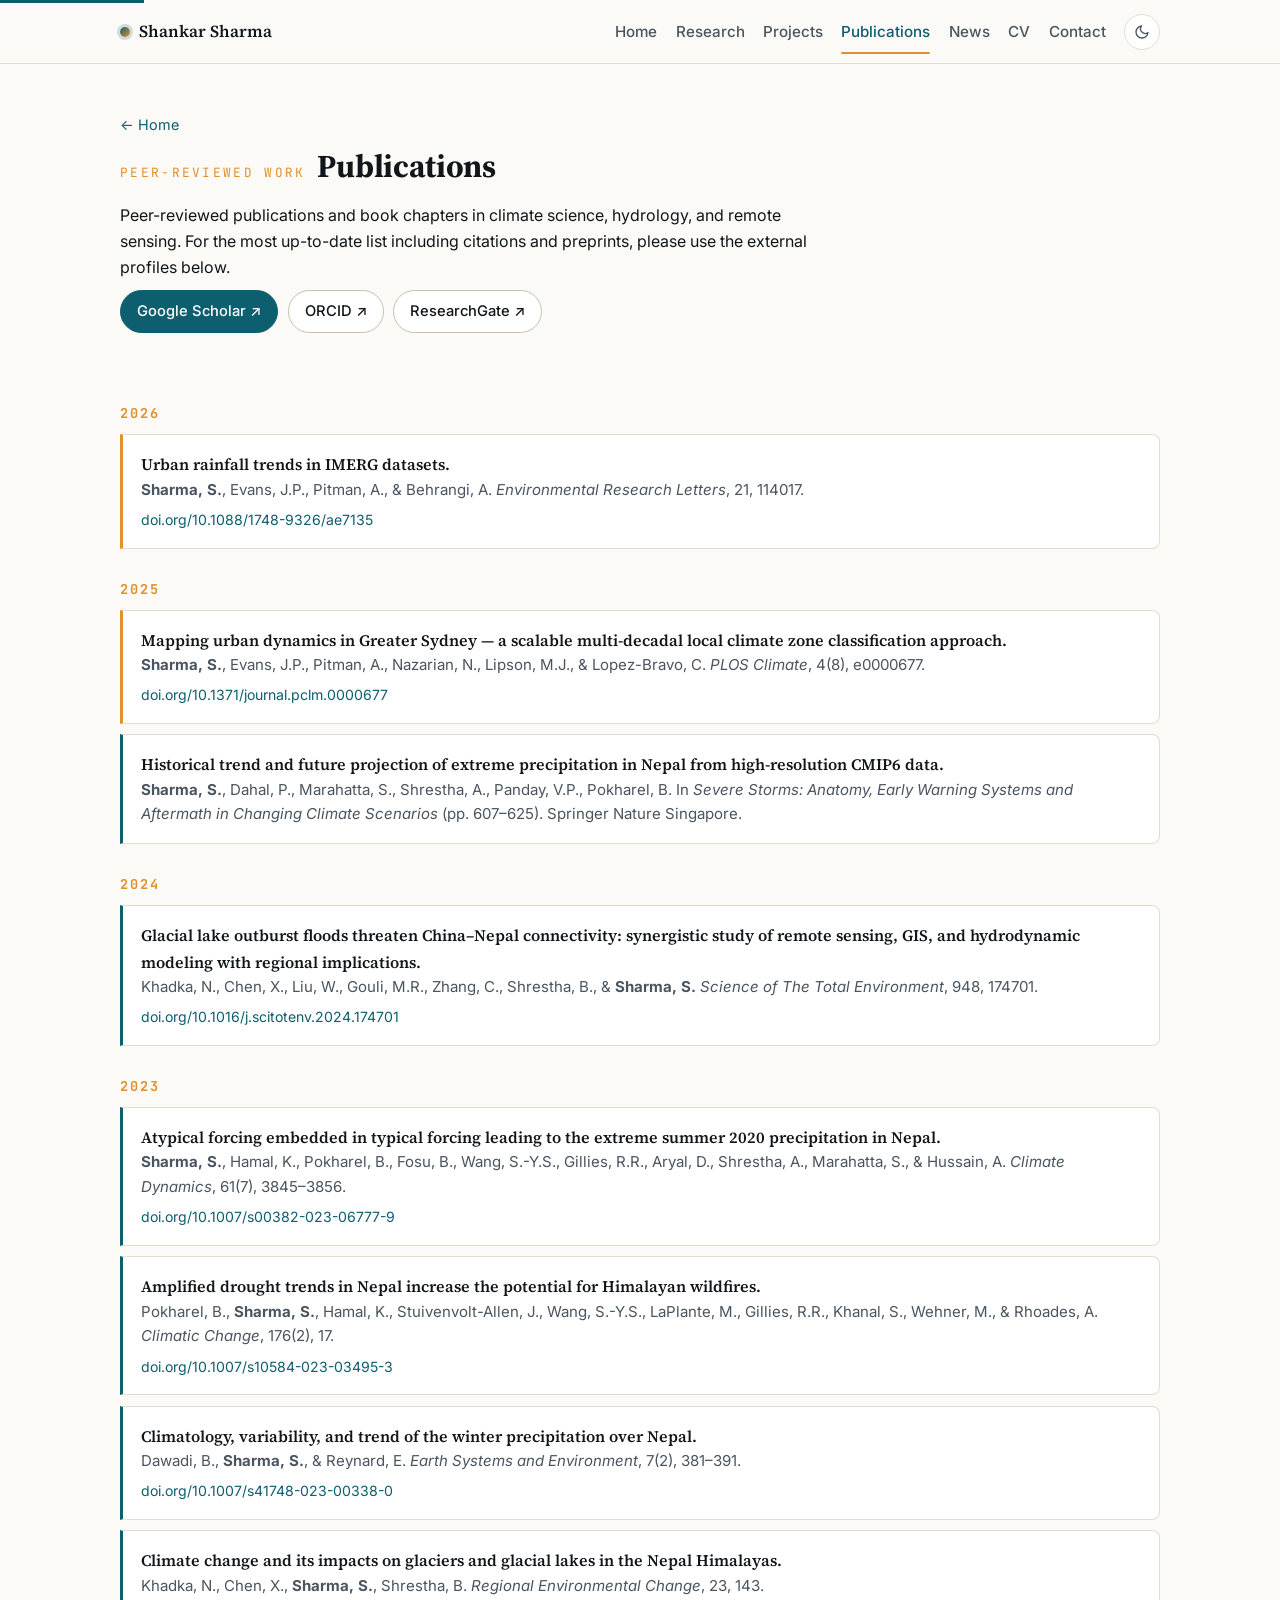
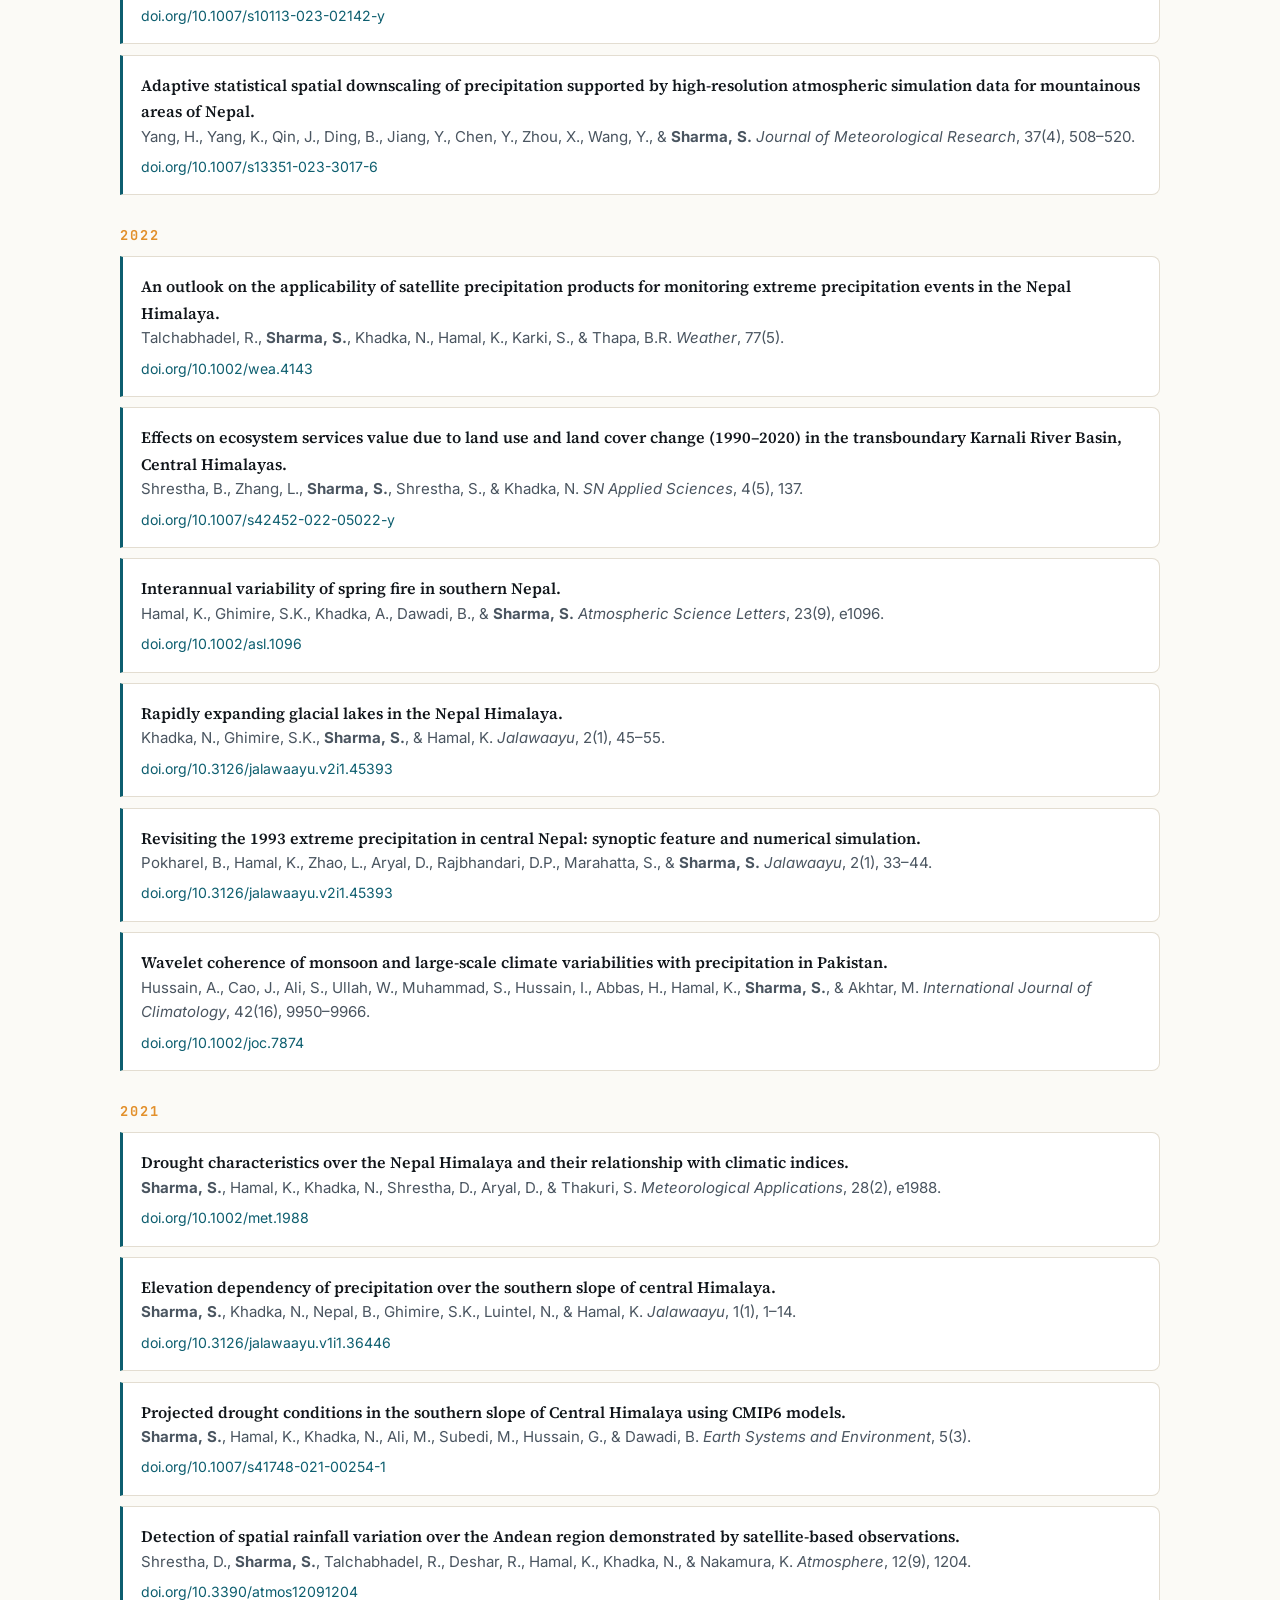
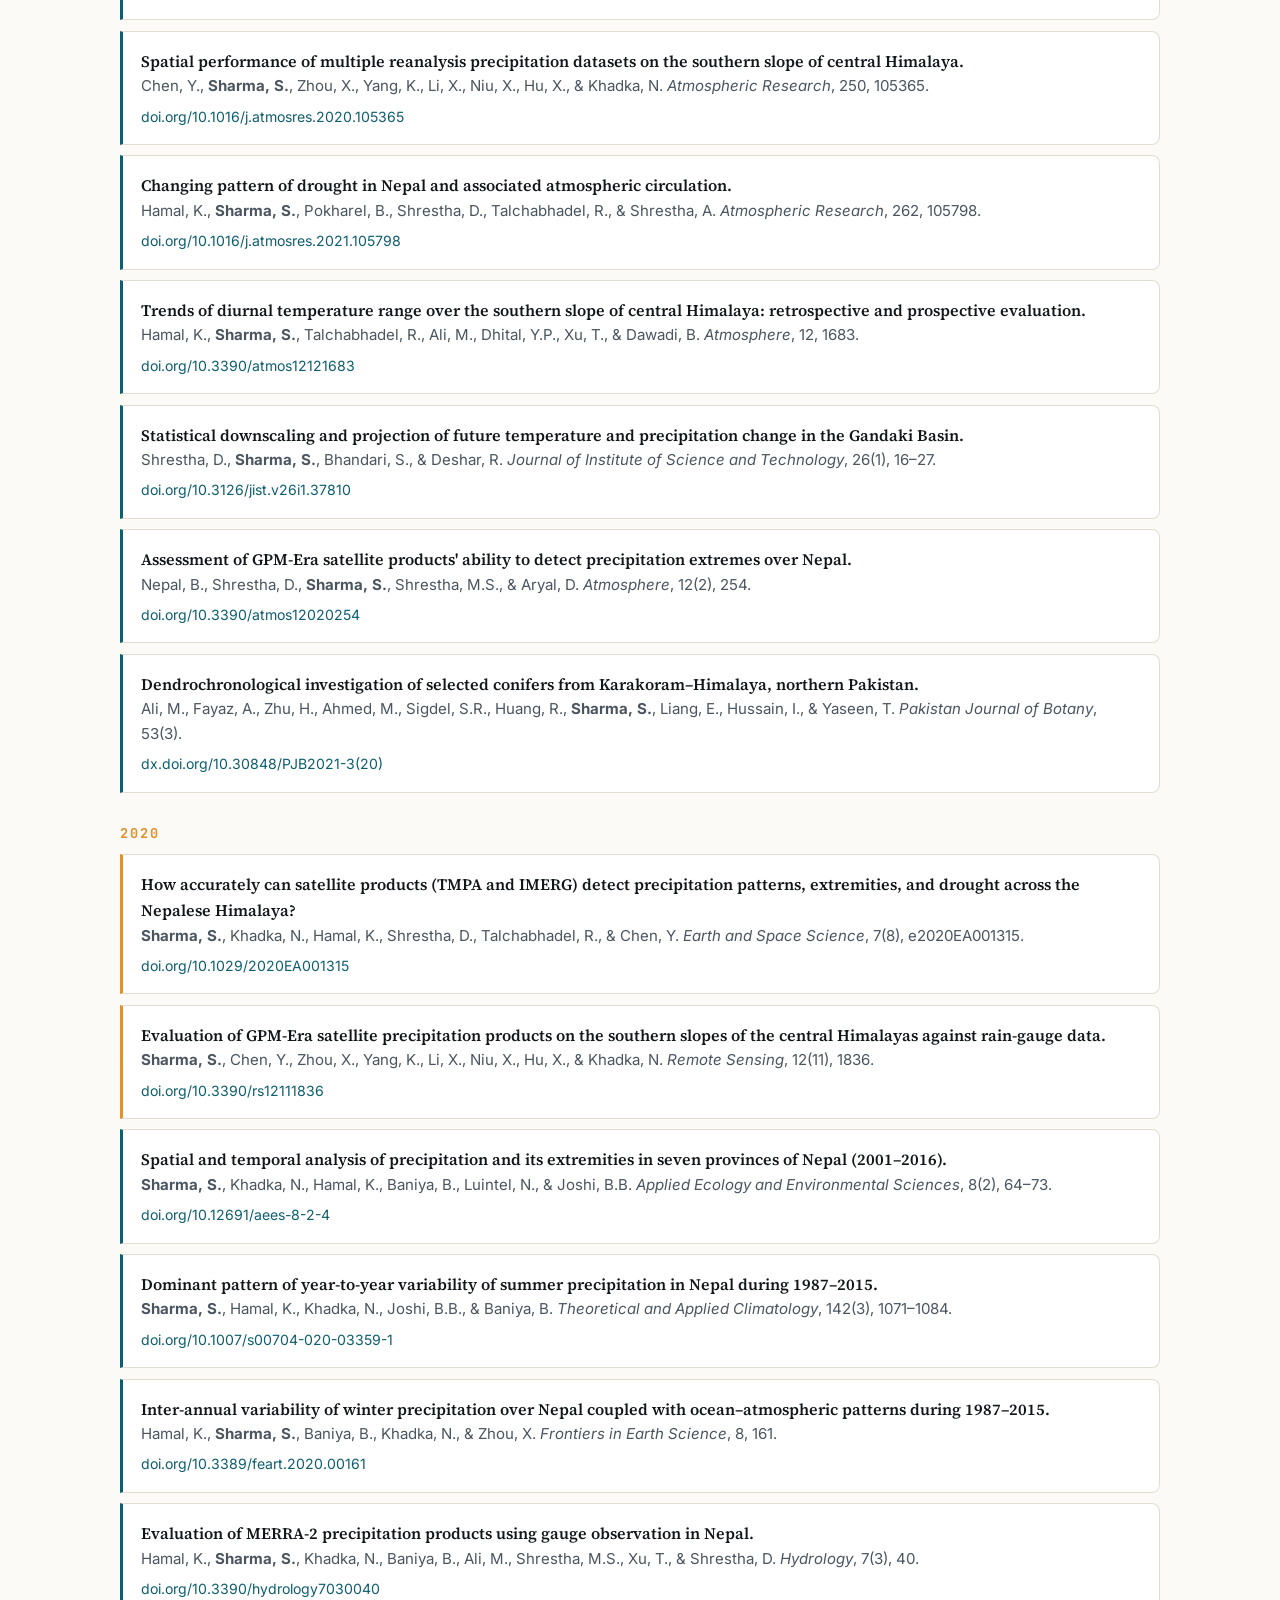
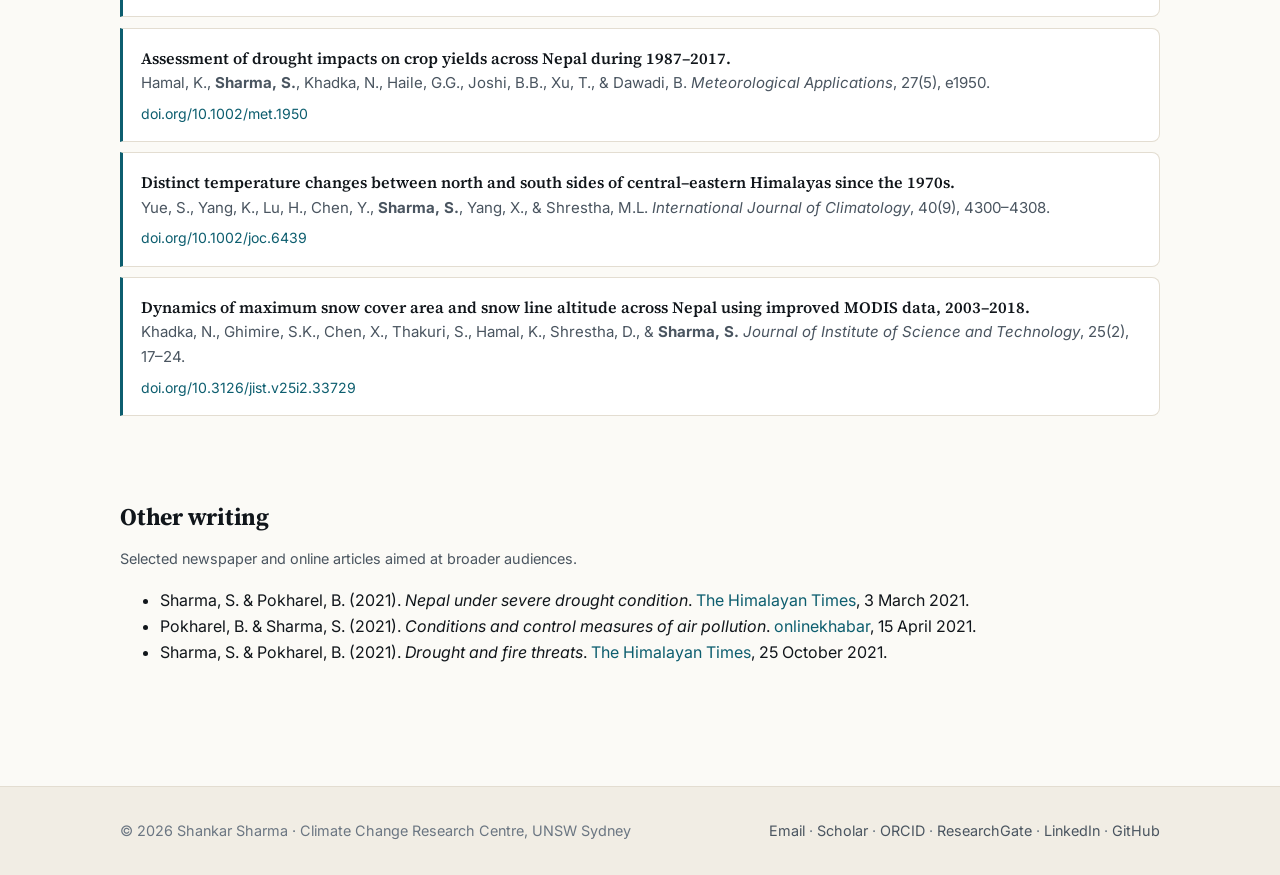
<file: publications.html>
<!doctype html>
<html lang="en">
<head>
  <meta charset="utf-8">
  <meta name="viewport" content="width=device-width, initial-scale=1">
  <meta name="google-site-verification" content="ibqvgj7h6oRfpF4AkjQGMNvuiQvz-KRvmb2Agyx1RgA">
  <title>Publications · Shankar Sharma</title>
  <meta name="description" content="Full publication list for Shankar Sharma, CCRC, UNSW Sydney — peer-reviewed papers and book chapters in climate, hydrology, and remote sensing.">
  <link rel="icon" type="image/svg+xml" href="assets/favicon.svg">
  <link rel="preconnect" href="https://fonts.googleapis.com">
  <link rel="preconnect" href="https://fonts.gstatic.com" crossorigin>
  <link href="https://fonts.googleapis.com/css2?family=Inter:wght@400;500;600&family=Source+Serif+4:wght@400;600;700&family=JetBrains+Mono:wght@400;500&display=swap" rel="stylesheet">
  <link rel="stylesheet" href="assets/css/style.css">
  <script src="assets/js/main.js"></script>
</head>
<body>
<a class="skip-link" href="#main">Skip to content</a>

<header class="site-header">
  <nav class="nav" aria-label="Primary">
    <a class="brand" href="index.html"><span class="brand-dot" aria-hidden="true"></span> Shankar Sharma</a>
    <div class="nav-links">
      <a href="index.html">Home</a>
      <a href="research.html">Research</a>
      <a href="projects.html">Projects</a>
      <a href="publications.html">Publications</a>
      <a href="news.html">News</a>
      <a href="cv.html">CV</a>
      <a href="contact.html">Contact</a>
      <button class="theme-toggle" data-theme-toggle aria-label="Toggle theme"></button>
    </div>
  </nav>
</header>

<main id="main">
<section class="section">
  <div class="container">
    <p class="small"><a href="index.html">← Home</a></p>
    <div class="section-title">
      <span class="kicker">Peer-reviewed work</span>
      <h2 style="font-size:2rem">Publications</h2>
    </div>
    <p class="lede" style="max-width:70ch">
      Peer-reviewed publications and book chapters in climate science, hydrology,
      and remote sensing. For the most up-to-date list including citations and
      preprints, please use the external profiles below.
    </p>
    <div class="btn-row">
      <a class="btn btn-primary" href="https://scholar.google.com/citations?user=gjTxjbgAAAAJ&amp;hl=en" rel="noopener">Google Scholar ↗</a>
      <a class="btn" href="https://orcid.org/0000-0001-7008-5757" rel="noopener">ORCID ↗</a>
      <a class="btn" href="https://www.researchgate.net/profile/Shankar-Sharma-3" rel="noopener">ResearchGate ↗</a>
    </div>
  </div>
</section>

<section class="section">
  <div class="container">

    <!-- ===== 2026 ===== -->
    <h3 class="year-heading">2026</h3>

    <div class="pub featured">
      <div class="pub-title">Urban rainfall trends in IMERG datasets.</div>
      <div class="pub-venue"><strong>Sharma, S.</strong>, Evans, J.P., Pitman, A., &amp; Behrangi, A. <em>Environmental Research Letters</em>, 21, 114017.</div>
      <div class="pub-meta"><a href="https://doi.org/10.1088/1748-9326/ae7135" rel="noopener">doi.org/10.1088/1748-9326/ae7135</a></div>
    </div>

    <!-- ===== 2025 ===== -->
    <h3 class="year-heading">2025</h3>

    <div class="pub featured">
      <div class="pub-title">Mapping urban dynamics in Greater Sydney — a scalable multi-decadal local climate zone classification approach.</div>
      <div class="pub-venue"><strong>Sharma, S.</strong>, Evans, J.P., Pitman, A., Nazarian, N., Lipson, M.J., &amp; Lopez-Bravo, C. <em>PLOS Climate</em>, 4(8), e0000677.</div>
      <div class="pub-meta"><a href="https://doi.org/10.1371/journal.pclm.0000677" rel="noopener">doi.org/10.1371/journal.pclm.0000677</a></div>
    </div>

    <div class="pub">
      <div class="pub-title">Historical trend and future projection of extreme precipitation in Nepal from high-resolution CMIP6 data.</div>
      <div class="pub-venue"><strong>Sharma, S.</strong>, Dahal, P., Marahatta, S., Shrestha, A., Panday, V.P., Pokharel, B. In <em>Severe Storms: Anatomy, Early Warning Systems and Aftermath in Changing Climate Scenarios</em> (pp. 607–625). Springer Nature Singapore.</div>
    </div>

    <!-- ===== 2024 ===== -->
    <h3 class="year-heading">2024</h3>

    <div class="pub">
      <div class="pub-title">Glacial lake outburst floods threaten China–Nepal connectivity: synergistic study of remote sensing, GIS, and hydrodynamic modeling with regional implications.</div>
      <div class="pub-venue">Khadka, N., Chen, X., Liu, W., Gouli, M.R., Zhang, C., Shrestha, B., &amp; <strong>Sharma, S.</strong> <em>Science of The Total Environment</em>, 948, 174701.</div>
      <div class="pub-meta"><a href="https://doi.org/10.1016/j.scitotenv.2024.174701" rel="noopener">doi.org/10.1016/j.scitotenv.2024.174701</a></div>
    </div>

    <!-- ===== 2023 ===== -->
    <h3 class="year-heading">2023</h3>

    <div class="pub">
      <div class="pub-title">Atypical forcing embedded in typical forcing leading to the extreme summer 2020 precipitation in Nepal.</div>
      <div class="pub-venue"><strong>Sharma, S.</strong>, Hamal, K., Pokharel, B., Fosu, B., Wang, S.-Y.S., Gillies, R.R., Aryal, D., Shrestha, A., Marahatta, S., &amp; Hussain, A. <em>Climate Dynamics</em>, 61(7), 3845–3856.</div>
      <div class="pub-meta"><a href="https://doi.org/10.1007/s00382-023-06777-9" rel="noopener">doi.org/10.1007/s00382-023-06777-9</a></div>
    </div>

    <div class="pub">
      <div class="pub-title">Amplified drought trends in Nepal increase the potential for Himalayan wildfires.</div>
      <div class="pub-venue">Pokharel, B., <strong>Sharma, S.</strong>, Hamal, K., Stuivenvolt-Allen, J., Wang, S.-Y.S., LaPlante, M., Gillies, R.R., Khanal, S., Wehner, M., &amp; Rhoades, A. <em>Climatic Change</em>, 176(2), 17.</div>
      <div class="pub-meta"><a href="https://doi.org/10.1007/s10584-023-03495-3" rel="noopener">doi.org/10.1007/s10584-023-03495-3</a></div>
    </div>

    <div class="pub">
      <div class="pub-title">Climatology, variability, and trend of the winter precipitation over Nepal.</div>
      <div class="pub-venue">Dawadi, B., <strong>Sharma, S.</strong>, &amp; Reynard, E. <em>Earth Systems and Environment</em>, 7(2), 381–391.</div>
      <div class="pub-meta"><a href="https://doi.org/10.1007/s41748-023-00338-0" rel="noopener">doi.org/10.1007/s41748-023-00338-0</a></div>
    </div>

    <div class="pub">
      <div class="pub-title">Climate change and its impacts on glaciers and glacial lakes in the Nepal Himalayas.</div>
      <div class="pub-venue">Khadka, N., Chen, X., <strong>Sharma, S.</strong>, Shrestha, B. <em>Regional Environmental Change</em>, 23, 143.</div>
      <div class="pub-meta"><a href="https://doi.org/10.1007/s10113-023-02142-y" rel="noopener">doi.org/10.1007/s10113-023-02142-y</a></div>
    </div>

    <div class="pub">
      <div class="pub-title">Adaptive statistical spatial downscaling of precipitation supported by high-resolution atmospheric simulation data for mountainous areas of Nepal.</div>
      <div class="pub-venue">Yang, H., Yang, K., Qin, J., Ding, B., Jiang, Y., Chen, Y., Zhou, X., Wang, Y., &amp; <strong>Sharma, S.</strong> <em>Journal of Meteorological Research</em>, 37(4), 508–520.</div>
      <div class="pub-meta"><a href="https://doi.org/10.1007/s13351-023-3017-6" rel="noopener">doi.org/10.1007/s13351-023-3017-6</a></div>
    </div>

    <!-- ===== 2022 ===== -->
    <h3 class="year-heading">2022</h3>

    <div class="pub">
      <div class="pub-title">An outlook on the applicability of satellite precipitation products for monitoring extreme precipitation events in the Nepal Himalaya.</div>
      <div class="pub-venue">Talchabhadel, R., <strong>Sharma, S.</strong>, Khadka, N., Hamal, K., Karki, S., &amp; Thapa, B.R. <em>Weather</em>, 77(5).</div>
      <div class="pub-meta"><a href="https://doi.org/10.1002/wea.4143" rel="noopener">doi.org/10.1002/wea.4143</a></div>
    </div>

    <div class="pub">
      <div class="pub-title">Effects on ecosystem services value due to land use and land cover change (1990–2020) in the transboundary Karnali River Basin, Central Himalayas.</div>
      <div class="pub-venue">Shrestha, B., Zhang, L., <strong>Sharma, S.</strong>, Shrestha, S., &amp; Khadka, N. <em>SN Applied Sciences</em>, 4(5), 137.</div>
      <div class="pub-meta"><a href="https://doi.org/10.1007/s42452-022-05022-y" rel="noopener">doi.org/10.1007/s42452-022-05022-y</a></div>
    </div>

    <div class="pub">
      <div class="pub-title">Interannual variability of spring fire in southern Nepal.</div>
      <div class="pub-venue">Hamal, K., Ghimire, S.K., Khadka, A., Dawadi, B., &amp; <strong>Sharma, S.</strong> <em>Atmospheric Science Letters</em>, 23(9), e1096.</div>
      <div class="pub-meta"><a href="https://doi.org/10.1002/asl.1096" rel="noopener">doi.org/10.1002/asl.1096</a></div>
    </div>

    <div class="pub">
      <div class="pub-title">Rapidly expanding glacial lakes in the Nepal Himalaya.</div>
      <div class="pub-venue">Khadka, N., Ghimire, S.K., <strong>Sharma, S.</strong>, &amp; Hamal, K. <em>Jalawaayu</em>, 2(1), 45–55.</div>
      <div class="pub-meta"><a href="https://doi.org/10.3126/jalawaayu.v2i1.45393" rel="noopener">doi.org/10.3126/jalawaayu.v2i1.45393</a></div>
    </div>

    <div class="pub">
      <div class="pub-title">Revisiting the 1993 extreme precipitation in central Nepal: synoptic feature and numerical simulation.</div>
      <div class="pub-venue">Pokharel, B., Hamal, K., Zhao, L., Aryal, D., Rajbhandari, D.P., Marahatta, S., &amp; <strong>Sharma, S.</strong> <em>Jalawaayu</em>, 2(1), 33–44.</div>
      <div class="pub-meta"><a href="https://doi.org/10.3126/jalawaayu.v2i1.45393" rel="noopener">doi.org/10.3126/jalawaayu.v2i1.45393</a></div>
    </div>

    <div class="pub">
      <div class="pub-title">Wavelet coherence of monsoon and large-scale climate variabilities with precipitation in Pakistan.</div>
      <div class="pub-venue">Hussain, A., Cao, J., Ali, S., Ullah, W., Muhammad, S., Hussain, I., Abbas, H., Hamal, K., <strong>Sharma, S.</strong>, &amp; Akhtar, M. <em>International Journal of Climatology</em>, 42(16), 9950–9966.</div>
      <div class="pub-meta"><a href="https://doi.org/10.1002/joc.7874" rel="noopener">doi.org/10.1002/joc.7874</a></div>
    </div>

    <!-- ===== 2021 ===== -->
    <h3 class="year-heading">2021</h3>

    <div class="pub">
      <div class="pub-title">Drought characteristics over the Nepal Himalaya and their relationship with climatic indices.</div>
      <div class="pub-venue"><strong>Sharma, S.</strong>, Hamal, K., Khadka, N., Shrestha, D., Aryal, D., &amp; Thakuri, S. <em>Meteorological Applications</em>, 28(2), e1988.</div>
      <div class="pub-meta"><a href="https://doi.org/10.1002/met.1988" rel="noopener">doi.org/10.1002/met.1988</a></div>
    </div>

    <div class="pub">
      <div class="pub-title">Elevation dependency of precipitation over the southern slope of central Himalaya.</div>
      <div class="pub-venue"><strong>Sharma, S.</strong>, Khadka, N., Nepal, B., Ghimire, S.K., Luintel, N., &amp; Hamal, K. <em>Jalawaayu</em>, 1(1), 1–14.</div>
      <div class="pub-meta"><a href="https://doi.org/10.3126/jalawaayu.v1i1.36446" rel="noopener">doi.org/10.3126/jalawaayu.v1i1.36446</a></div>
    </div>

    <div class="pub">
      <div class="pub-title">Projected drought conditions in the southern slope of Central Himalaya using CMIP6 models.</div>
      <div class="pub-venue"><strong>Sharma, S.</strong>, Hamal, K., Khadka, N., Ali, M., Subedi, M., Hussain, G., &amp; Dawadi, B. <em>Earth Systems and Environment</em>, 5(3).</div>
      <div class="pub-meta"><a href="https://doi.org/10.1007/s41748-021-00254-1" rel="noopener">doi.org/10.1007/s41748-021-00254-1</a></div>
    </div>

    <div class="pub">
      <div class="pub-title">Detection of spatial rainfall variation over the Andean region demonstrated by satellite-based observations.</div>
      <div class="pub-venue">Shrestha, D., <strong>Sharma, S.</strong>, Talchabhadel, R., Deshar, R., Hamal, K., Khadka, N., &amp; Nakamura, K. <em>Atmosphere</em>, 12(9), 1204.</div>
      <div class="pub-meta"><a href="https://doi.org/10.3390/atmos12091204" rel="noopener">doi.org/10.3390/atmos12091204</a></div>
    </div>

    <div class="pub">
      <div class="pub-title">Spatial performance of multiple reanalysis precipitation datasets on the southern slope of central Himalaya.</div>
      <div class="pub-venue">Chen, Y., <strong>Sharma, S.</strong>, Zhou, X., Yang, K., Li, X., Niu, X., Hu, X., &amp; Khadka, N. <em>Atmospheric Research</em>, 250, 105365.</div>
      <div class="pub-meta"><a href="https://doi.org/10.1016/j.atmosres.2020.105365" rel="noopener">doi.org/10.1016/j.atmosres.2020.105365</a></div>
    </div>

    <div class="pub">
      <div class="pub-title">Changing pattern of drought in Nepal and associated atmospheric circulation.</div>
      <div class="pub-venue">Hamal, K., <strong>Sharma, S.</strong>, Pokharel, B., Shrestha, D., Talchabhadel, R., &amp; Shrestha, A. <em>Atmospheric Research</em>, 262, 105798.</div>
      <div class="pub-meta"><a href="https://doi.org/10.1016/j.atmosres.2021.105798" rel="noopener">doi.org/10.1016/j.atmosres.2021.105798</a></div>
    </div>

    <div class="pub">
      <div class="pub-title">Trends of diurnal temperature range over the southern slope of central Himalaya: retrospective and prospective evaluation.</div>
      <div class="pub-venue">Hamal, K., <strong>Sharma, S.</strong>, Talchabhadel, R., Ali, M., Dhital, Y.P., Xu, T., &amp; Dawadi, B. <em>Atmosphere</em>, 12, 1683.</div>
      <div class="pub-meta"><a href="https://doi.org/10.3390/atmos12121683" rel="noopener">doi.org/10.3390/atmos12121683</a></div>
    </div>

    <div class="pub">
      <div class="pub-title">Statistical downscaling and projection of future temperature and precipitation change in the Gandaki Basin.</div>
      <div class="pub-venue">Shrestha, D., <strong>Sharma, S.</strong>, Bhandari, S., &amp; Deshar, R. <em>Journal of Institute of Science and Technology</em>, 26(1), 16–27.</div>
      <div class="pub-meta"><a href="https://doi.org/10.3126/jist.v26i1.37810" rel="noopener">doi.org/10.3126/jist.v26i1.37810</a></div>
    </div>

    <div class="pub">
      <div class="pub-title">Assessment of GPM-Era satellite products' ability to detect precipitation extremes over Nepal.</div>
      <div class="pub-venue">Nepal, B., Shrestha, D., <strong>Sharma, S.</strong>, Shrestha, M.S., &amp; Aryal, D. <em>Atmosphere</em>, 12(2), 254.</div>
      <div class="pub-meta"><a href="https://doi.org/10.3390/atmos12020254" rel="noopener">doi.org/10.3390/atmos12020254</a></div>
    </div>

    <div class="pub">
      <div class="pub-title">Dendrochronological investigation of selected conifers from Karakoram–Himalaya, northern Pakistan.</div>
      <div class="pub-venue">Ali, M., Fayaz, A., Zhu, H., Ahmed, M., Sigdel, S.R., Huang, R., <strong>Sharma, S.</strong>, Liang, E., Hussain, I., &amp; Yaseen, T. <em>Pakistan Journal of Botany</em>, 53(3).</div>
      <div class="pub-meta"><a href="http://dx.doi.org/10.30848/PJB2021-3(20)" rel="noopener">dx.doi.org/10.30848/PJB2021-3(20)</a></div>
    </div>

    <!-- ===== 2020 ===== -->
    <h3 class="year-heading">2020</h3>

    <div class="pub featured">
      <div class="pub-title">How accurately can satellite products (TMPA and IMERG) detect precipitation patterns, extremities, and drought across the Nepalese Himalaya?</div>
      <div class="pub-venue"><strong>Sharma, S.</strong>, Khadka, N., Hamal, K., Shrestha, D., Talchabhadel, R., &amp; Chen, Y. <em>Earth and Space Science</em>, 7(8), e2020EA001315.</div>
      <div class="pub-meta"><a href="https://doi.org/10.1029/2020EA001315" rel="noopener">doi.org/10.1029/2020EA001315</a></div>
    </div>

    <div class="pub featured">
      <div class="pub-title">Evaluation of GPM-Era satellite precipitation products on the southern slopes of the central Himalayas against rain-gauge data.</div>
      <div class="pub-venue"><strong>Sharma, S.</strong>, Chen, Y., Zhou, X., Yang, K., Li, X., Niu, X., Hu, X., &amp; Khadka, N. <em>Remote Sensing</em>, 12(11), 1836.</div>
      <div class="pub-meta"><a href="https://doi.org/10.3390/rs12111836" rel="noopener">doi.org/10.3390/rs12111836</a></div>
    </div>

    <div class="pub">
      <div class="pub-title">Spatial and temporal analysis of precipitation and its extremities in seven provinces of Nepal (2001–2016).</div>
      <div class="pub-venue"><strong>Sharma, S.</strong>, Khadka, N., Hamal, K., Baniya, B., Luintel, N., &amp; Joshi, B.B. <em>Applied Ecology and Environmental Sciences</em>, 8(2), 64–73.</div>
      <div class="pub-meta"><a href="https://doi.org/10.12691/aees-8-2-4" rel="noopener">doi.org/10.12691/aees-8-2-4</a></div>
    </div>

    <div class="pub">
      <div class="pub-title">Dominant pattern of year-to-year variability of summer precipitation in Nepal during 1987–2015.</div>
      <div class="pub-venue"><strong>Sharma, S.</strong>, Hamal, K., Khadka, N., Joshi, B.B., &amp; Baniya, B. <em>Theoretical and Applied Climatology</em>, 142(3), 1071–1084.</div>
      <div class="pub-meta"><a href="https://doi.org/10.1007/s00704-020-03359-1" rel="noopener">doi.org/10.1007/s00704-020-03359-1</a></div>
    </div>

    <div class="pub">
      <div class="pub-title">Inter-annual variability of winter precipitation over Nepal coupled with ocean–atmospheric patterns during 1987–2015.</div>
      <div class="pub-venue">Hamal, K., <strong>Sharma, S.</strong>, Baniya, B., Khadka, N., &amp; Zhou, X. <em>Frontiers in Earth Science</em>, 8, 161.</div>
      <div class="pub-meta"><a href="https://doi.org/10.3389/feart.2020.00161" rel="noopener">doi.org/10.3389/feart.2020.00161</a></div>
    </div>

    <div class="pub">
      <div class="pub-title">Evaluation of MERRA-2 precipitation products using gauge observation in Nepal.</div>
      <div class="pub-venue">Hamal, K., <strong>Sharma, S.</strong>, Khadka, N., Baniya, B., Ali, M., Shrestha, M.S., Xu, T., &amp; Shrestha, D. <em>Hydrology</em>, 7(3), 40.</div>
      <div class="pub-meta"><a href="https://doi.org/10.3390/hydrology7030040" rel="noopener">doi.org/10.3390/hydrology7030040</a></div>
    </div>

    <div class="pub">
      <div class="pub-title">Assessment of drought impacts on crop yields across Nepal during 1987–2017.</div>
      <div class="pub-venue">Hamal, K., <strong>Sharma, S.</strong>, Khadka, N., Haile, G.G., Joshi, B.B., Xu, T., &amp; Dawadi, B. <em>Meteorological Applications</em>, 27(5), e1950.</div>
      <div class="pub-meta"><a href="https://doi.org/10.1002/met.1950" rel="noopener">doi.org/10.1002/met.1950</a></div>
    </div>

    <div class="pub">
      <div class="pub-title">Distinct temperature changes between north and south sides of central–eastern Himalayas since the 1970s.</div>
      <div class="pub-venue">Yue, S., Yang, K., Lu, H., Chen, Y., <strong>Sharma, S.</strong>, Yang, X., &amp; Shrestha, M.L. <em>International Journal of Climatology</em>, 40(9), 4300–4308.</div>
      <div class="pub-meta"><a href="https://doi.org/10.1002/joc.6439" rel="noopener">doi.org/10.1002/joc.6439</a></div>
    </div>

    <div class="pub">
      <div class="pub-title">Dynamics of maximum snow cover area and snow line altitude across Nepal using improved MODIS data, 2003–2018.</div>
      <div class="pub-venue">Khadka, N., Ghimire, S.K., Chen, X., Thakuri, S., Hamal, K., Shrestha, D., &amp; <strong>Sharma, S.</strong> <em>Journal of Institute of Science and Technology</em>, 25(2), 17–24.</div>
      <div class="pub-meta"><a href="https://doi.org/10.3126/jist.v25i2.33729" rel="noopener">doi.org/10.3126/jist.v25i2.33729</a></div>
    </div>

  </div>
</section>

<section class="section">
  <div class="container">
    <h2>Other writing</h2>
    <p class="small">Selected newspaper and online articles aimed at broader audiences.</p>
    <ul>
      <li>Sharma, S. &amp; Pokharel, B. (2021). <em>Nepal under severe drought condition</em>. <a href="https://thehimalayantimes.com/opinion/nepal-under-severe-drought-condition-winter-crops-affected" rel="noopener">The Himalayan Times</a>, 3 March 2021.</li>
      <li>Pokharel, B. &amp; Sharma, S. (2021). <em>Conditions and control measures of air pollution</em>. <a href="https://www.onlinekhabar.com/2021/04/945818" rel="noopener">onlinekhabar</a>, 15 April 2021.</li>
      <li>Sharma, S. &amp; Pokharel, B. (2021). <em>Drought and fire threats</em>. <a href="https://thehimalayantimes.com/blogs/drought-and-fire-threats" rel="noopener">The Himalayan Times</a>, 25 October 2021.</li>
    </ul>
  </div>
</section>

</main>

<footer class="site-footer">
  <div class="container">
    <div>© <span id="y">2026</span> Shankar Sharma · Climate Change Research Centre, UNSW Sydney</div>
    <div>
      <a href="mailto:shankar.sharma@unsw.edu.au">Email</a> ·
      <a href="https://scholar.google.com/citations?user=gjTxjbgAAAAJ&amp;hl=en" rel="noopener">Scholar</a> ·
      <a href="https://orcid.org/0000-0001-7008-5757" rel="noopener">ORCID</a> ·
      <a href="https://www.researchgate.net/profile/Shankar-Sharma-3" rel="noopener">ResearchGate</a> ·
      <a href="https://www.linkedin.com/in/shankar-sharma-9236bb105/" rel="noopener">LinkedIn</a> ·
      <a href="https://github.com/ss0293" rel="noopener">GitHub</a>
    </div>
  </div>
</footer>
<script>document.getElementById('y').textContent = new Date().getFullYear();</script>
</body>
</html>
</file>
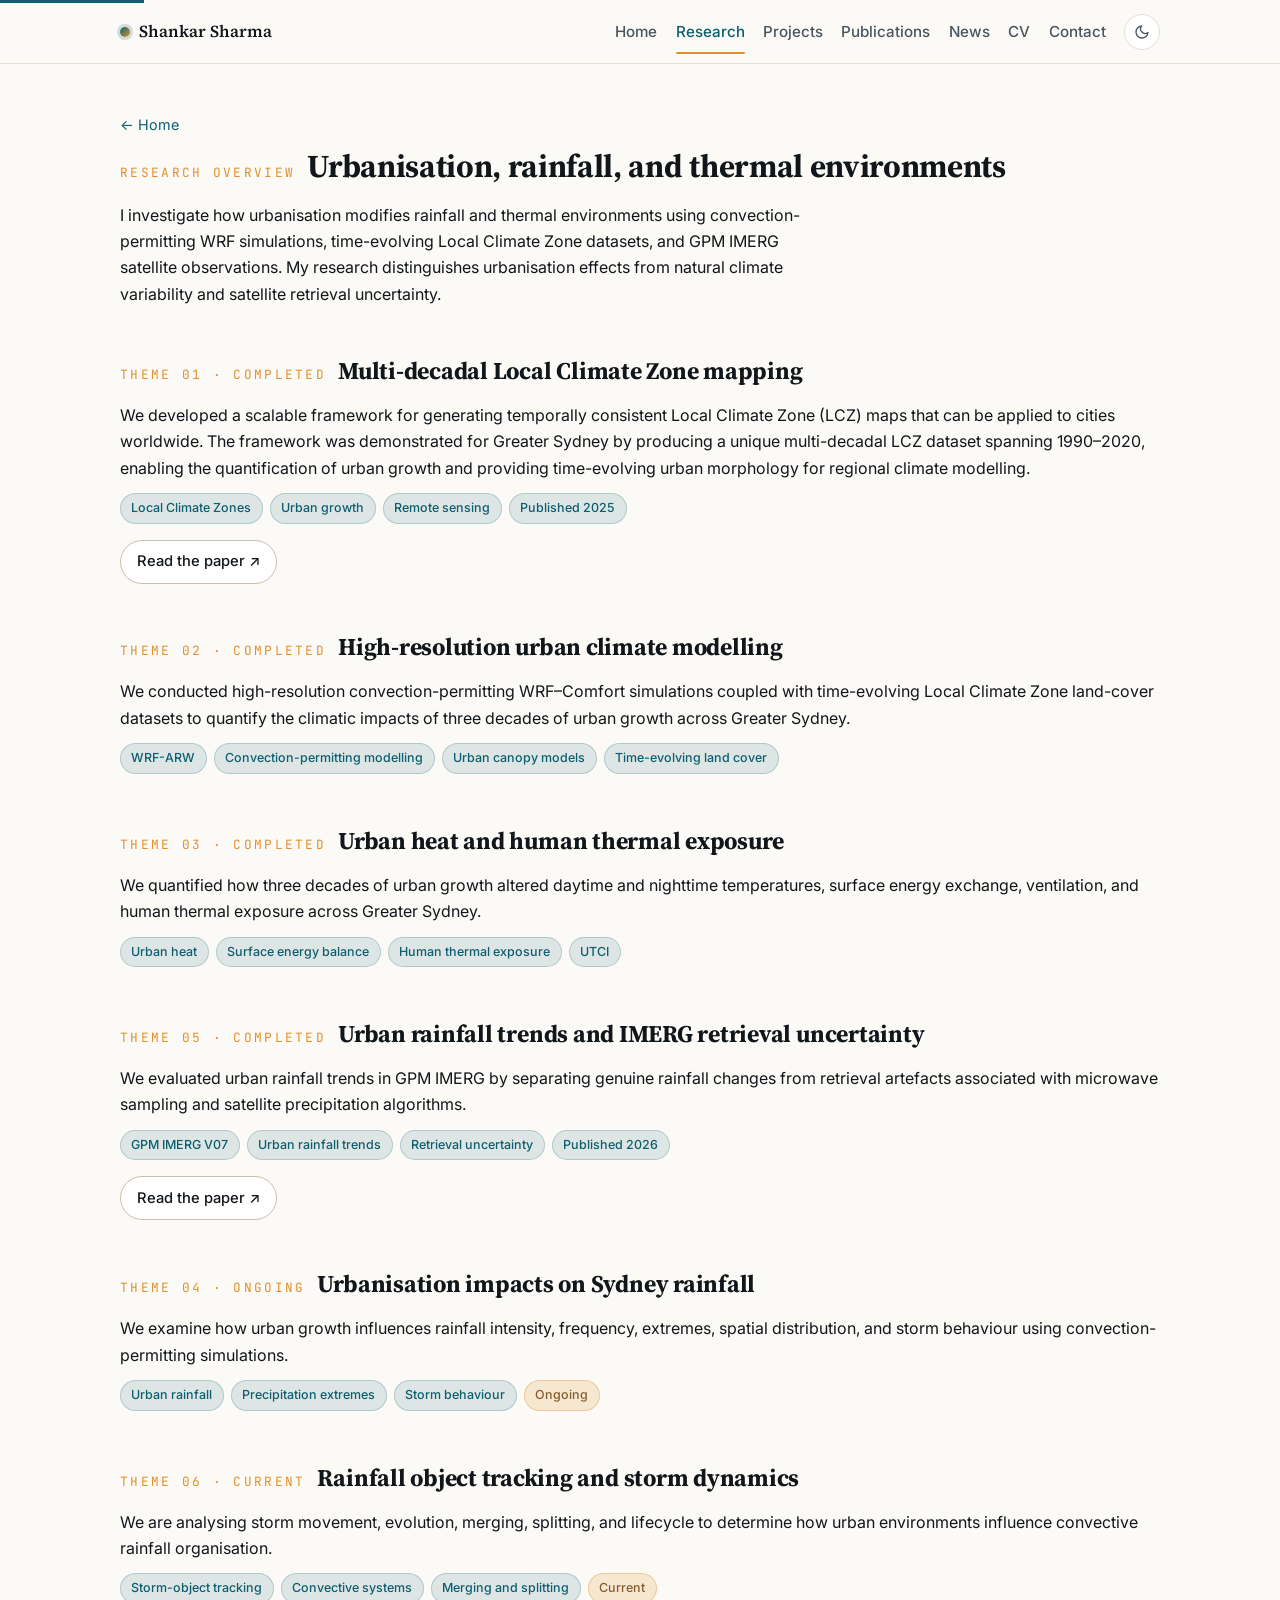
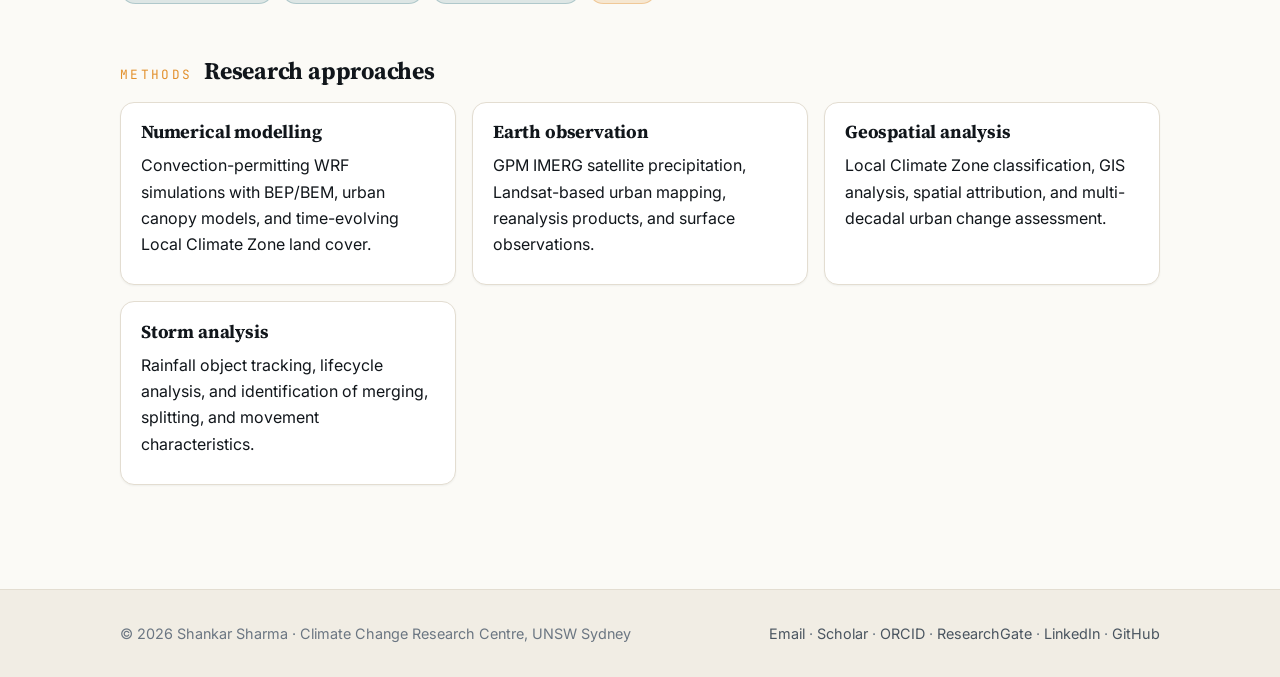
<file: research.html>
<!doctype html>
<html lang="en">
<head>
  <meta charset="utf-8">
  <meta name="viewport" content="width=device-width, initial-scale=1">
  <meta name="google-site-verification" content="ibqvgj7h6oRfpF4AkjQGMNvuiQvz-KRvmb2Agyx1RgA">

  <title>Research · Shankar Sharma</title>

  <meta
    name="description"
    content="Research by Shankar Sharma on urban climate, urban rainfall, Local Climate Zones, convection-permitting WRF modelling, GPM IMERG, and human thermal exposure."
  >

  <link rel="icon" type="image/svg+xml" href="assets/favicon.svg">
  <link rel="preconnect" href="https://fonts.googleapis.com">
  <link rel="preconnect" href="https://fonts.gstatic.com" crossorigin>

  <link
    href="https://fonts.googleapis.com/css2?family=Inter:wght@400;500;600&family=Source+Serif+4:wght@400;600;700&family=JetBrains+Mono:wght@400;500&display=swap"
    rel="stylesheet"
  >

  <link rel="stylesheet" href="assets/css/style.css">
  <script src="assets/js/main.js"></script>
</head>

<body>

<a class="skip-link" href="#main">Skip to content</a>

<header class="site-header">
  <nav class="nav" aria-label="Primary">

    <a class="brand" href="index.html">
      <span class="brand-dot" aria-hidden="true"></span>
      Shankar Sharma
    </a>

    <div class="nav-links">
      <a href="index.html">Home</a>
      <a href="research.html">Research</a>
      <a href="projects.html">Projects</a>
      <a href="publications.html">Publications</a>
      <a href="news.html">News</a>
      <a href="cv.html">CV</a>
      <a href="contact.html">Contact</a>
      <button class="theme-toggle" data-theme-toggle aria-label="Toggle theme"></button>
    </div>

  </nav>
</header>

<main id="main">

<!-- ===== Research overview ===== -->
<section class="section">
  <div class="container">

    <p class="small">
      <a href="index.html">← Home</a>
    </p>

    <div class="section-title">
      <span class="kicker">Research overview</span>
      <h2 style="font-size:2rem">Urbanisation, rainfall, and thermal environments</h2>
    </div>

    <p class="lede" style="max-width:70ch">
      I investigate how urbanisation modifies rainfall and thermal environments using
      convection-permitting WRF simulations, time-evolving Local Climate Zone datasets,
      and GPM IMERG satellite observations. My research distinguishes urbanisation
      effects from natural climate variability and satellite retrieval uncertainty.
    </p>

  </div>
</section>

<!-- ===== Theme 01 ===== -->
<section class="section">
  <div class="container">

    <div class="section-title">
      <span class="kicker">Theme 01 · Completed</span>
      <h2>Multi-decadal Local Climate Zone mapping</h2>
    </div>

    <p>
      We developed a scalable framework for generating temporally consistent Local Climate Zone (LCZ) maps that can be applied to cities worldwide. 
      The framework was demonstrated for Greater Sydney by producing a unique multi-decadal LCZ dataset spanning 1990–2020, enabling the quantification of 
      urban growth and providing time-evolving urban morphology for regional climate modelling.
    </p>

    <div class="chip-row">
      <span class="chip">Local Climate Zones</span>
      <span class="chip">Urban growth</span>
      <span class="chip">Remote sensing</span>
      <span class="chip">Published 2025</span>
    </div>

    <p style="margin-top:1rem">
      <a
        class="btn"
        href="https://doi.org/10.1371/journal.pclm.0000677"
        rel="noopener"
      >
        Read the paper ↗
      </a>
    </p>

  </div>
</section>

<!-- ===== Theme 02 ===== -->
<section class="section">
  <div class="container">

    <div class="section-title">
      <span class="kicker">Theme 02 · Completed</span>
      <h2>High-resolution urban climate modelling</h2>
    </div>

    <p>
      We conducted high-resolution convection-permitting WRF–Comfort simulations coupled with time-evolving Local Climate Zone land-cover 
      datasets to quantify the climatic impacts of three decades of urban growth across Greater Sydney.
    </p>

    <div class="chip-row">
      <span class="chip">WRF-ARW</span>
      <span class="chip">Convection-permitting modelling</span>
      <span class="chip">Urban canopy models</span>
      <span class="chip">Time-evolving land cover</span>
    </div>

  </div>
</section>

<!-- ===== Theme 03 ===== -->
<section class="section">
  <div class="container">

    <div class="section-title">
      <span class="kicker">Theme 03 · Completed</span>
      <h2>Urban heat and human thermal exposure</h2>
    </div>

    <p>
      We quantified how three decades of urban growth altered daytime and nighttime
      temperatures, surface energy exchange, ventilation, and human thermal exposure
      across Greater Sydney.
    </p>

    <div class="chip-row">
      <span class="chip">Urban heat</span>
      <span class="chip">Surface energy balance</span>
      <span class="chip">Human thermal exposure</span>
      <span class="chip">UTCI</span>
    </div>

  </div>
</section>

<!-- ===== Theme 05 ===== -->
<section class="section">
  <div class="container">

    <div class="section-title">
      <span class="kicker">Theme 05 · Completed</span>
      <h2>Urban rainfall trends and IMERG retrieval uncertainty</h2>
    </div>

    <p>
      We evaluated urban rainfall trends in GPM IMERG by separating genuine rainfall
      changes from retrieval artefacts associated with microwave sampling and
      satellite precipitation algorithms.
    </p>

    <div class="chip-row">
      <span class="chip">GPM IMERG V07</span>
      <span class="chip">Urban rainfall trends</span>
      <span class="chip">Retrieval uncertainty</span>
      <span class="chip">Published 2026</span>
    </div>

    <p style="margin-top:1rem">
      <a
        class="btn"
        href="https://iopscience.iop.org/article/10.1088/1748-9326/ae7135"
        rel="noopener"
      >
        Read the paper ↗
      </a>
    </p>

  </div>
</section>

<!-- ===== Theme 04 ===== -->
<section class="section">
  <div class="container">

    <div class="section-title">
      <span class="kicker">Theme 04 · Ongoing</span>
      <h2>Urbanisation impacts on Sydney rainfall</h2>
    </div>

    <p>
      We examine how urban growth influences rainfall intensity, frequency, extremes,
      spatial distribution, and storm behaviour using convection-permitting simulations.
    </p>

    <div class="chip-row">
      <span class="chip">Urban rainfall</span>
      <span class="chip">Precipitation extremes</span>
      <span class="chip">Storm behaviour</span>
      <span class="chip amber">Ongoing</span>
    </div>

  </div>
</section>

<!-- ===== Theme 06 ===== -->
<section class="section">
  <div class="container">

    <div class="section-title">
      <span class="kicker">Theme 06 · Current</span>
      <h2>Rainfall object tracking and storm dynamics</h2>
    </div>

    <p>
      We are analysing storm movement, evolution, merging, splitting, and lifecycle to
      determine how urban environments influence convective rainfall organisation.
    </p>

    <div class="chip-row">
      <span class="chip">Storm-object tracking</span>
      <span class="chip">Convective systems</span>
      <span class="chip">Merging and splitting</span>
      <span class="chip amber">Current</span>
    </div>

  </div>
</section>

<!-- ===== Methods ===== -->
<section class="section">
  <div class="container">

    <div class="section-title">
      <span class="kicker">Methods</span>
      <h2>Research approaches</h2>
    </div>

    <div class="grid">

      <div class="card">
        <h3>Numerical modelling</h3>
        <p>
          Convection-permitting WRF simulations with BEP/BEM, urban canopy models, and
          time-evolving Local Climate Zone land cover.
        </p>
      </div>

      <div class="card">
        <h3>Earth observation</h3>
        <p>
          GPM IMERG satellite precipitation, Landsat-based urban mapping,
          reanalysis products, and surface observations.
        </p>
      </div>

      <div class="card">
        <h3>Geospatial analysis</h3>
        <p>
          Local Climate Zone classification, GIS analysis, spatial attribution,
          and multi-decadal urban change assessment.
        </p>
      </div>

      <div class="card">
        <h3>Storm analysis</h3>
        <p>
          Rainfall object tracking, lifecycle analysis, and identification of
          merging, splitting, and movement characteristics.
        </p>
      </div>

    </div>

  </div>
</section>

</main>

<footer class="site-footer">
  <div class="container">

    <div>
      © <span id="y">2026</span> Shankar Sharma · Climate Change Research Centre, UNSW Sydney
    </div>

    <div>
      <a href="mailto:shankar.sharma@unsw.edu.au">Email</a> ·
      <a href="https://scholar.google.com/citations?user=gjTxjbgAAAAJ&amp;hl=en" rel="noopener">Scholar</a> ·
      <a href="https://orcid.org/0000-0001-7008-5757" rel="noopener">ORCID</a> ·
      <a href="https://www.researchgate.net/profile/Shankar-Sharma-3" rel="noopener">ResearchGate</a> ·
      <a href="https://www.linkedin.com/in/shankar-sharma-9236bb105/" rel="noopener">LinkedIn</a> ·
      <a href="https://github.com/ss0293" rel="noopener">GitHub</a>
    </div>

  </div>
</footer>

<script>
  document.getElementById("y").textContent = new Date().getFullYear();
</script>

</body>
</html>
</file>
<file: assets/css/style.css>
/* ============================================================
   Shankar Sharma — Academic Website
   Theme: Climate-inspired (deep teal + warm amber)
   Author: Shankar Sharma, CCRC, UNSW Sydney
   Licence: MIT (code) / CC-BY-4.0 (content)
   ============================================================ */

/* ---------- Design tokens ---------- */
:root {
  /* Brand */
  --brand-primary: #0d5e6f;        /* deep teal */
  --brand-primary-dark: #084450;
  --brand-accent: #e2902c;         /* warm amber */
  --brand-accent-soft: #f4c98a;

  /* Surfaces (light) */
  --bg: #fbfaf6;
  --bg-soft: #f1ede4;
  --surface: #ffffff;
  --surface-2: #f6f3ec;
  --border: #e3ddd1;
  --border-strong: #c9c0ad;

  /* Text */
  --text: #11161b;
  --text-soft: #4a5560;
  --text-muted: #6b7682;
  --link: #0d5e6f;
  --link-hover: #e2902c;

  /* Misc */
  --max: 1080px;
  --max-narrow: 780px;
  --radius: 14px;
  --radius-sm: 8px;
  --shadow-sm: 0 1px 2px rgba(15, 32, 39, 0.05);
  --shadow: 0 4px 16px rgba(15, 32, 39, 0.08);

  --font-sans: "Inter", system-ui, -apple-system, "Segoe UI", Roboto, "Helvetica Neue", Arial, sans-serif;
  --font-serif: "Source Serif 4", "Source Serif Pro", Georgia, "Times New Roman", serif;
  --font-mono: "JetBrains Mono", ui-monospace, SFMono-Regular, Menlo, Consolas, monospace;
}

[data-theme="dark"] {
  --bg: #0e1419;
  --bg-soft: #131c22;
  --surface: #16202a;
  --surface-2: #1b2731;
  --border: #243341;
  --border-strong: #34495a;

  --text: #e8eef2;
  --text-soft: #b5c1cc;
  --text-muted: #8896a3;
  --link: #6dd4ec;
  --link-hover: #f5b259;

  --brand-primary: #1d8fa6;
  --brand-primary-dark: #2aa9c2;
  --shadow: 0 4px 18px rgba(0, 0, 0, 0.4);
}

/* ---------- Base ---------- */
* { box-sizing: border-box; }

html { scroll-behavior: smooth; }

body {
  margin: 0;
  font-family: var(--font-sans);
  font-size: 16px;
  line-height: 1.65;
  color: var(--text);
  background: var(--bg);
  -webkit-font-smoothing: antialiased;
  -moz-osx-font-smoothing: grayscale;
  transition: background-color .25s ease, color .25s ease;
}

img { max-width: 100%; height: auto; display: block; }

a {
  color: var(--link);
  text-decoration: none;
  border-bottom: 1px solid transparent;
  transition: color .15s ease, border-color .15s ease;
}
a:hover { color: var(--link-hover); border-bottom-color: var(--link-hover); }

h1, h2, h3, h4 {
  font-family: var(--font-serif);
  color: var(--text);
  line-height: 1.25;
  letter-spacing: -0.01em;
}
h1 { font-size: clamp(2rem, 4vw, 2.75rem); margin: 0 0 .5rem; }
h2 { font-size: 1.5rem; margin: 2.25rem 0 .9rem; }
h3 { font-size: 1.15rem; margin: 1.4rem 0 .5rem; }
p  { margin: .55rem 0; }

code, pre, .mono { font-family: var(--font-mono); font-size: .92em; }
pre {
  background: var(--surface-2);
  border: 1px solid var(--border);
  border-radius: var(--radius-sm);
  padding: .9rem 1rem;
  overflow-x: auto;
}
:not(pre) > code {
  background: var(--surface-2);
  border: 1px solid var(--border);
  padding: .05rem .35rem;
  border-radius: 4px;
}

hr {
  border: 0;
  border-top: 1px solid var(--border);
  margin: 2.5rem 0;
}

/* ---------- Layout primitives ---------- */
.container      { max-width: var(--max); margin: 0 auto; padding: 0 1.25rem; }
.container-narrow { max-width: var(--max-narrow); margin: 0 auto; padding: 0 1.25rem; }

.section { padding: 2.5rem 0; }
.section + .section { padding-top: 0; }

/* ---------- Header / Nav ---------- */
.site-header {
  position: sticky;
  top: 0;
  z-index: 50;
  background: color-mix(in oklab, var(--bg) 88%, transparent);
  backdrop-filter: saturate(160%) blur(8px);
  -webkit-backdrop-filter: saturate(160%) blur(8px);
  border-bottom: 1px solid var(--border);
}
.nav {
  display: flex;
  align-items: center;
  justify-content: space-between;
  padding: .85rem 1.25rem;
  max-width: var(--max);
  margin: 0 auto;
  gap: 1rem;
}
.brand {
  font-family: var(--font-serif);
  font-weight: 600;
  font-size: 1.05rem;
  color: var(--text);
  border: 0;
  display: flex;
  align-items: center;
  gap: .55rem;
}
.brand:hover { color: var(--brand-primary); }
.brand-dot {
  width: 10px; height: 10px; border-radius: 50%;
  background: linear-gradient(135deg, var(--brand-primary), var(--brand-accent));
  box-shadow: 0 0 0 3px color-mix(in oklab, var(--brand-primary) 18%, transparent);
}
.nav-links { display: flex; gap: 1.15rem; align-items: center; flex-wrap: wrap; }
.nav-links a {
  font-size: .95rem;
  font-weight: 500;
  color: var(--text-soft);
  border: 0;
  padding: .25rem 0;
  position: relative;
}
.nav-links a:hover { color: var(--brand-primary); }
.nav-links a.active { color: var(--brand-primary); }
.nav-links a.active::after {
  content: "";
  position: absolute;
  left: 0; right: 0; bottom: -6px;
  height: 2px;
  background: var(--brand-accent);
  border-radius: 2px;
}

.theme-toggle {
  background: var(--surface);
  border: 1px solid var(--border);
  color: var(--text-soft);
  border-radius: 999px;
  width: 36px; height: 36px;
  display: inline-grid;
  place-items: center;
  cursor: pointer;
  transition: border-color .15s ease, color .15s ease, background-color .15s ease;
}
.theme-toggle:hover { color: var(--brand-primary); border-color: var(--brand-primary); }

/* ---------- Hero ---------- */
.hero {
  position: relative;
  overflow: hidden;
  padding: 3.5rem 0 2.5rem;
  background:
    radial-gradient(ellipse at 80% -10%, color-mix(in oklab, var(--brand-accent) 22%, transparent) 0%, transparent 55%),
    radial-gradient(ellipse at 0% 110%, color-mix(in oklab, var(--brand-primary) 28%, transparent) 0%, transparent 55%),
    var(--bg);
  border-bottom: 1px solid var(--border);
}
.hero-grid {
  display: grid;
  grid-template-columns: 1.6fr 1fr;
  gap: 2.5rem;
  align-items: center;
}
.hero h1 { margin-bottom: .25rem; }
.hero .role {
  font-family: var(--font-serif);
  color: var(--brand-primary);
  font-weight: 600;
  font-size: 1.1rem;
  margin: 0;
}
.hero .affil { color: var(--text-soft); margin-top: .25rem; }
.hero .lede {
  font-size: 1.08rem;
  color: var(--text-soft);
  max-width: 56ch;
  margin: 1.1rem 0 1.5rem;
}
.hero-portrait-wrap {
  justify-self: end;
  margin: 0;
  width: 100%;
  max-width: 280px;
  aspect-ratio: 1 / 1;
  position: relative;
}
.hero-portrait-img {
  width: 100%;
  height: 100%;
  object-fit: cover;
  object-position: center 25%;     /* favours the face */
  border-radius: 50%;
  border: 6px solid var(--surface);
  box-shadow:
    0 0 0 4px color-mix(in oklab, var(--brand-primary) 18%, transparent),
    var(--shadow);
  background: var(--surface-2);
  display: block;
}
.hero-portrait {
  width: 100%;
  height: 100%;
  aspect-ratio: 1 / 1;
  border-radius: 50%;
  background:
    radial-gradient(circle at 30% 30%, var(--brand-accent-soft), transparent 60%),
    radial-gradient(circle at 70% 70%, var(--brand-primary), var(--brand-primary-dark));
  border: 6px solid var(--surface);
  box-shadow: var(--shadow);
  display: grid;
  place-items: center;
  color: #fff;
  font-family: var(--font-serif);
  font-size: 4.5rem;
  font-weight: 600;
  letter-spacing: -2px;
}
@media (max-width: 760px) {
  .hero-grid { grid-template-columns: 1fr; }
  .hero-portrait-wrap { justify-self: center; max-width: 200px; }
  .hero-portrait { font-size: 3.25rem; }
}

/* ---------- Buttons / chips ---------- */
.btn-row { display: flex; flex-wrap: wrap; gap: .6rem; }
.btn {
  display: inline-flex;
  align-items: center;
  gap: .45rem;
  padding: .55rem 1rem;
  border-radius: 999px;
  font-weight: 500;
  font-size: .92rem;
  border: 1px solid var(--border-strong);
  background: var(--surface);
  color: var(--text);
  transition: all .15s ease;
}
.btn:hover {
  border-color: var(--brand-primary);
  color: var(--brand-primary);
  transform: translateY(-1px);
}
.btn-primary {
  background: var(--brand-primary);
  border-color: var(--brand-primary);
  color: #fff;
}
.btn-primary:hover {
  background: var(--brand-primary-dark);
  border-color: var(--brand-primary-dark);
  color: #fff;
}

.chip {
  display: inline-flex;
  align-items: center;
  gap: .35rem;
  padding: .25rem .65rem;
  border-radius: 999px;
  font-size: .78rem;
  font-weight: 500;
  background: color-mix(in oklab, var(--brand-primary) 12%, transparent);
  color: var(--brand-primary);
  border: 1px solid color-mix(in oklab, var(--brand-primary) 22%, transparent);
}
.chip.amber {
  background: color-mix(in oklab, var(--brand-accent) 18%, transparent);
  color: color-mix(in oklab, var(--brand-accent) 60%, var(--text));
  border-color: color-mix(in oklab, var(--brand-accent) 35%, transparent);
}
.chip-row { display: flex; flex-wrap: wrap; gap: .45rem; margin: .75rem 0; }

/* ---------- Cards ---------- */
.card {
  background: var(--surface);
  border: 1px solid var(--border);
  border-radius: var(--radius);
  padding: 1.1rem 1.25rem;
  box-shadow: var(--shadow-sm);
  transition: transform .2s ease, border-color .2s ease, box-shadow .2s ease;
}
.card:hover {
  transform: translateY(-2px);
  border-color: var(--border-strong);
  box-shadow: var(--shadow);
}
.card h3 { margin-top: 0; }
.card .meta { color: var(--text-muted); font-size: .88rem; margin-top: .25rem; }

.grid {
  display: grid;
  gap: 1rem;
  grid-template-columns: repeat(auto-fit, minmax(280px, 1fr));
}

/* ---------- Publication entry ---------- */
.pub {
  padding: 1rem 1.1rem;
  border-left: 3px solid var(--brand-primary);
  background: var(--surface);
  border-radius: 0 var(--radius-sm) var(--radius-sm) 0;
  border-top: 1px solid var(--border);
  border-right: 1px solid var(--border);
  border-bottom: 1px solid var(--border);
  margin: .65rem 0;
}
.pub.featured { border-left-color: var(--brand-accent); }
.pub .pub-title {
  font-family: var(--font-serif);
  font-weight: 600;
  color: var(--text);
}
.pub .pub-venue { color: var(--text-soft); font-size: .94rem; }
.pub .pub-meta { color: var(--text-muted); font-size: .85rem; margin-top: .35rem; }
.pub a { font-size: .88rem; }

.year-heading {
  font-family: var(--font-mono);
  text-transform: uppercase;
  font-size: .85rem;
  letter-spacing: .15em;
  color: var(--brand-accent);
  margin: 2rem 0 .75rem;
}

/* ---------- Timeline ---------- */
.timeline { position: relative; margin: 1rem 0 0 .25rem; padding-left: 1.5rem; }
.timeline::before {
  content: "";
  position: absolute;
  left: 6px; top: .3rem; bottom: .3rem;
  width: 2px;
  background: var(--border);
}
.timeline-item { position: relative; padding: 0 0 1.1rem; }
.timeline-item::before {
  content: "";
  position: absolute;
  left: -1.5rem; top: .55rem;
  width: 12px; height: 12px;
  background: var(--brand-primary);
  border: 2px solid var(--bg);
  border-radius: 50%;
}
.timeline-item .when { font-family: var(--font-mono); font-size: .82rem; color: var(--brand-accent); text-transform: uppercase; letter-spacing: .1em; }
.timeline-item .what { font-weight: 600; }
.timeline-item .where { color: var(--text-soft); font-size: .95rem; }

/* ---------- Section heading ---------- */
.section-title {
  display: flex;
  align-items: baseline;
  gap: .75rem;
  margin-bottom: 1rem;
}
.section-title h2 { margin: 0; }
.section-title .kicker {
  font-family: var(--font-mono);
  font-size: .8rem;
  letter-spacing: .18em;
  text-transform: uppercase;
  color: var(--brand-accent);
}

/* ---------- Footer ---------- */
.site-footer {
  border-top: 1px solid var(--border);
  margin-top: 4rem;
  padding: 2rem 1.25rem;
  color: var(--text-muted);
  font-size: .9rem;
  background: var(--bg-soft);
}
.site-footer .container {
  display: flex;
  justify-content: space-between;
  flex-wrap: wrap;
  gap: 1rem;
}
.site-footer a { color: var(--text-soft); }
.site-footer a:hover { color: var(--brand-primary); }

/* ---------- Misc utilities ---------- */
.small { font-size: .9rem; color: var(--text-soft); }
.muted { color: var(--text-muted); }
.center { text-align: center; }
.divider {
  border: 0;
  height: 1px;
  background: linear-gradient(90deg, transparent, var(--border-strong), transparent);
  margin: 2rem 0;
}

details.collapsible {
  border: 1px solid var(--border);
  border-radius: var(--radius-sm);
  padding: .5rem 1rem;
  background: var(--surface);
  margin: .75rem 0;
}
details.collapsible summary {
  cursor: pointer;
  font-weight: 600;
  color: var(--brand-primary);
  padding: .35rem 0;
}
details.collapsible[open] summary { margin-bottom: .5rem; }

/* Skip link for accessibility */
.skip-link {
  position: absolute;
  top: -40px;
  left: 0;
  background: var(--brand-primary);
  color: white;
  padding: .5rem 1rem;
  z-index: 100;
}
.skip-link:focus { top: 0; }

/* Reduced motion */
@media (prefers-reduced-motion: reduce) {
  *, *::before, *::after {
    animation-duration: 0.001ms !important;
    transition-duration: 0.001ms !important;
  }
}
</file>
